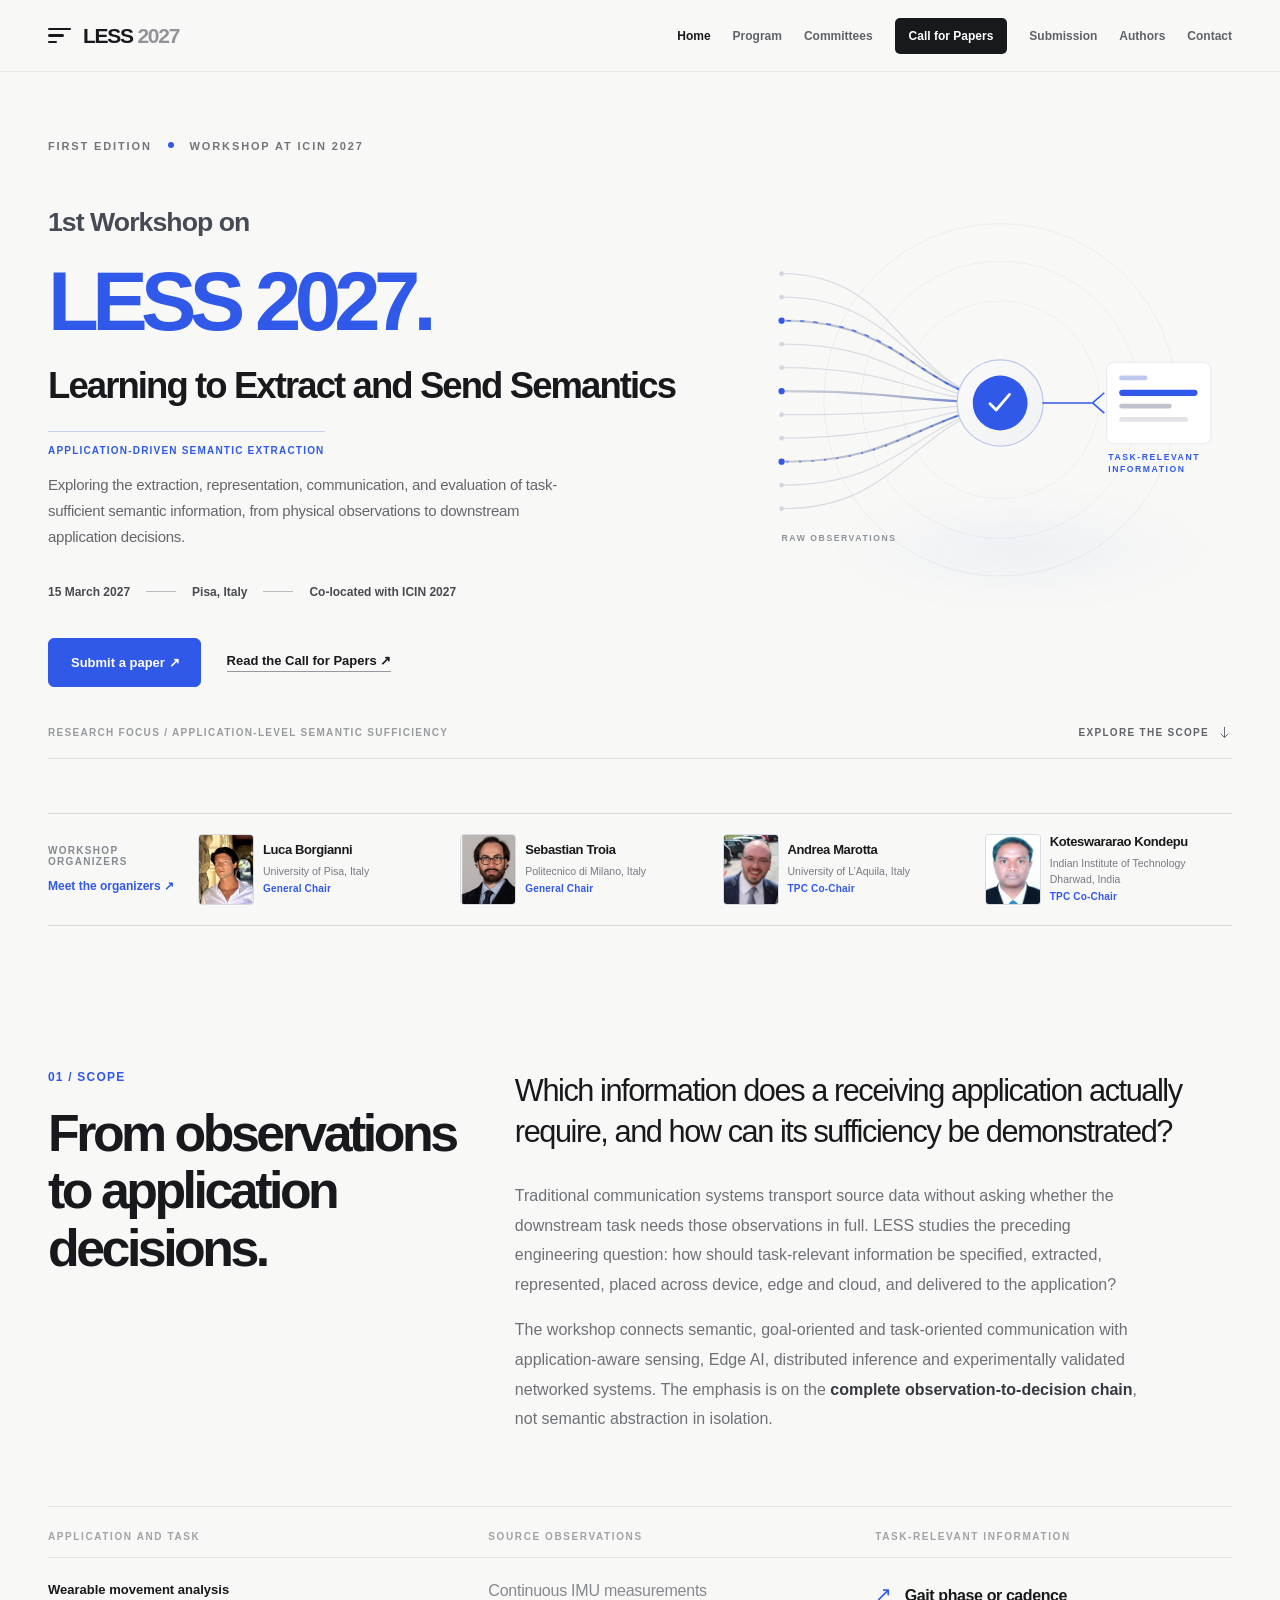
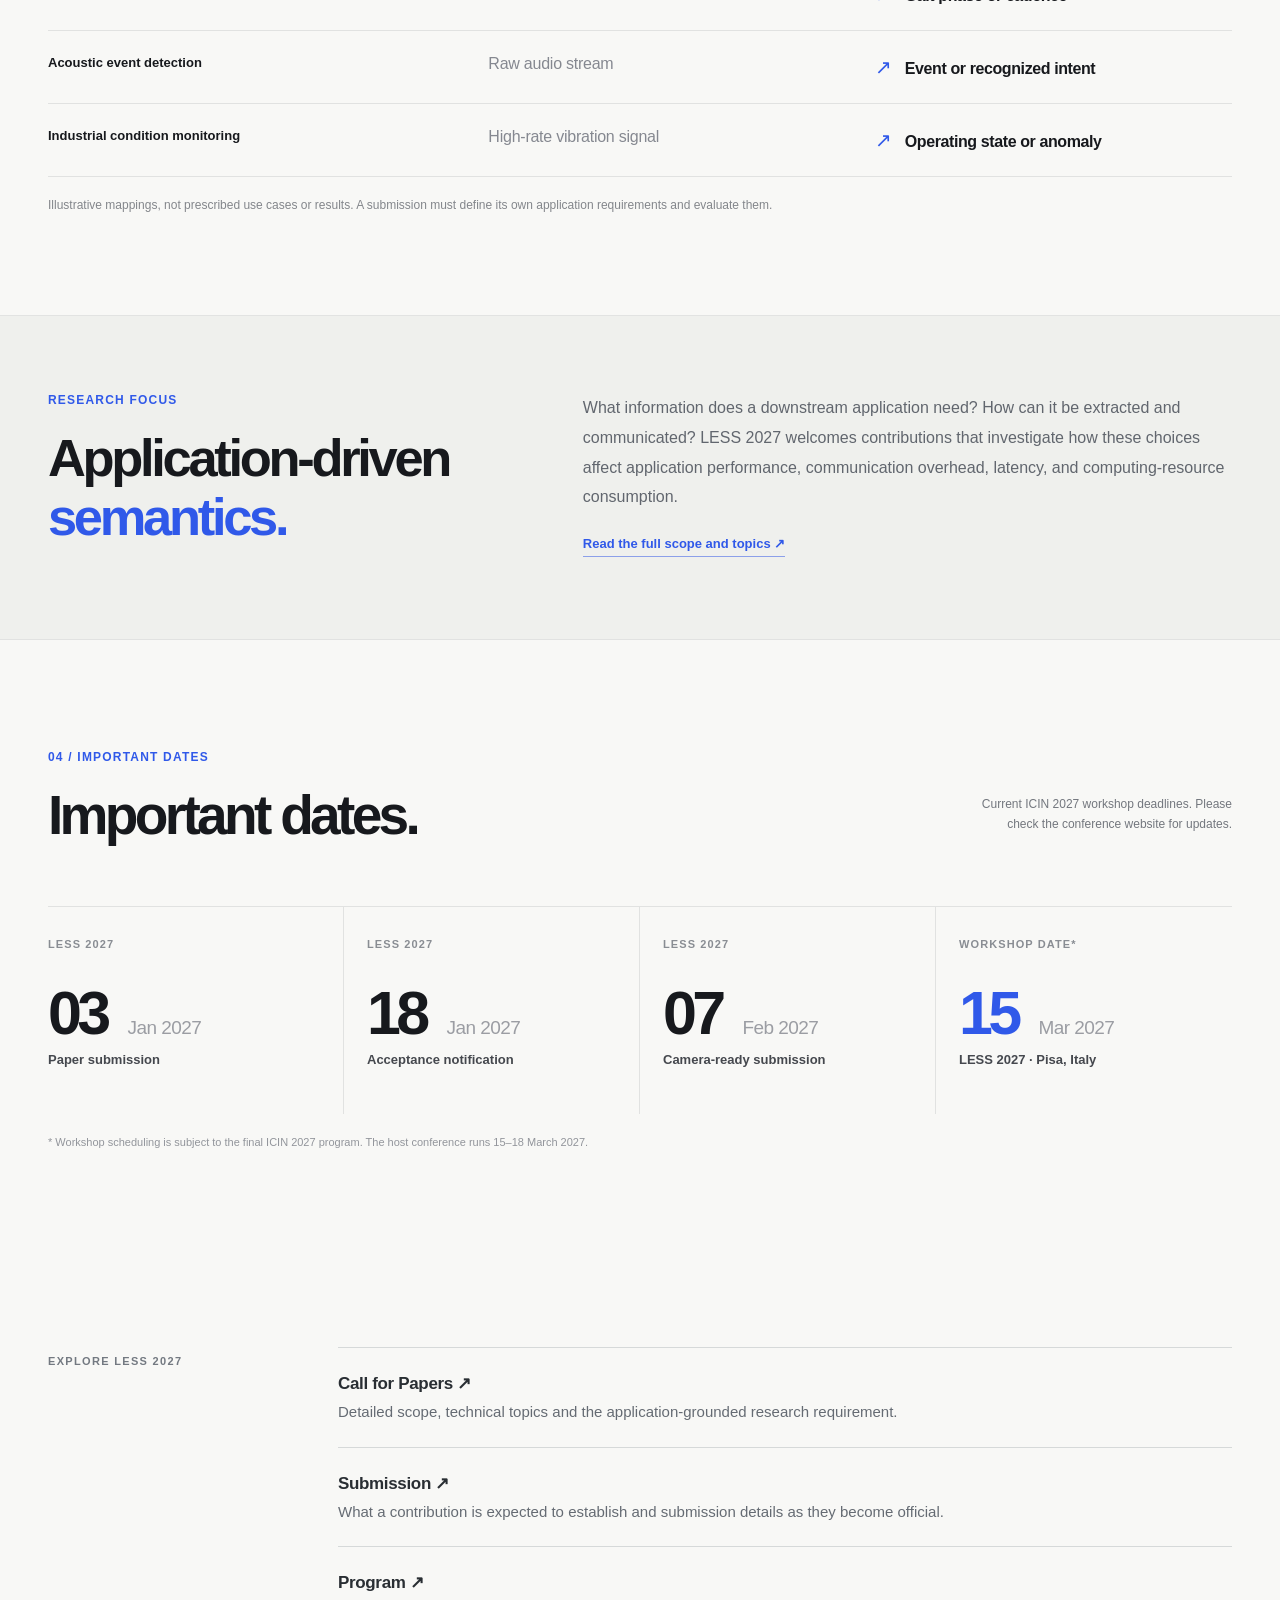
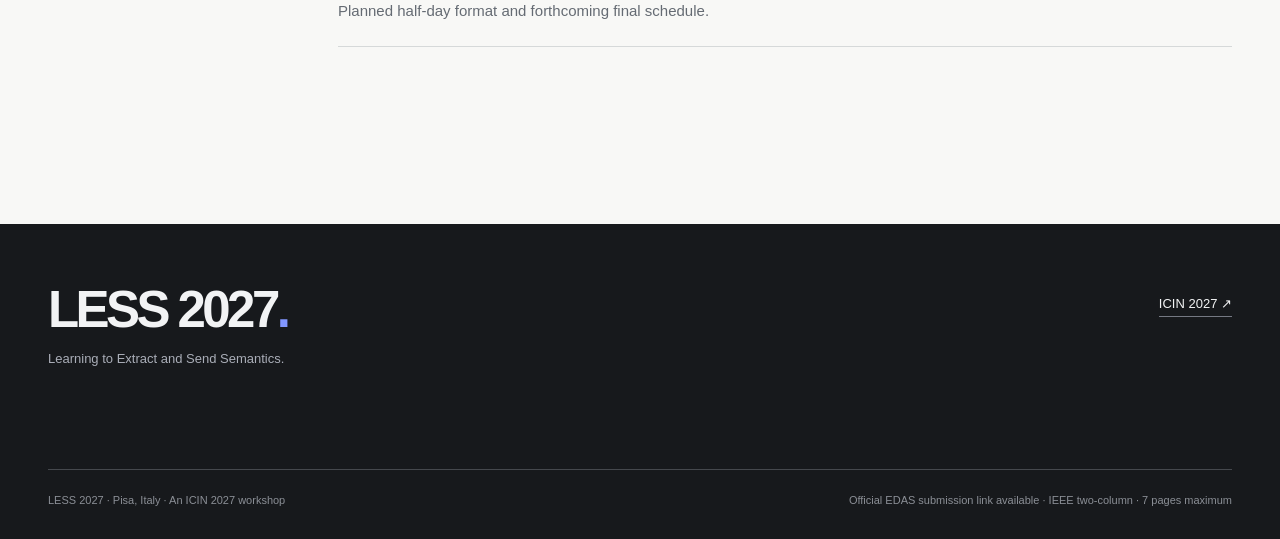
<file: index.html>
<!doctype html><html lang="en"><head><meta charset="utf-8"><meta name="viewport" content="width=device-width,initial-scale=1"><meta name="theme-color" content="#f8f8f6"><meta name="description" content="1st Workshop on LESS 2027 — Learning to Extract and Send Semantics. An application-grounded scientific workshop co-located with ICIN 2027 in Pisa."><meta property="og:title" content="LESS 2027 — Learning to Extract and Send Semantics"><meta property="og:description" content="LESS 2027: Learning to Extract and Send Semantics, an ICIN 2027 workshop in Pisa focused on concrete application-grounded research."><meta property="og:type" content="website"><link rel="icon" href="data:image/svg+xml,%3Csvg xmlns='http://www.w3.org/2000/svg' viewBox='0 0 64 64'%3E%3Crect width='64' height='64' rx='15' fill='%23161619'/%3E%3Cpath d='M16 21h31M16 32h22M16 43h13' stroke='%23fff' stroke-width='5' stroke-linecap='round'/%3E%3C/svg%3E"><link rel="stylesheet" href="styles.css"><title>LESS 2027 | 1st Workshop on Learning to Extract and Send Semantics</title></head><body><header class="topbar"><div class="container"><a class="brand" href="index.html" aria-label="LESS 2027 home"><span class="mark" aria-hidden="true"><i></i><i></i><i></i></span><span>LESS <span class="brand-year">2027</span></span></a><nav class="desktop-nav" aria-label="Primary navigation"><a href="index.html" aria-current="page" >Home</a><a href="program.html"  >Program</a><a href="committees.html"  >Committees</a><a href="call-for-papers.html"  class="nav-action">Call for Papers</a><a href="submission.html"  >Submission</a><a href="authors.html"  >Authors</a><a href="contact.html"  >Contact</a></nav><details class="mobile-menu"><summary aria-label="Open menu">☰ &nbsp; Menu</summary><nav aria-label="Mobile navigation"><a href="index.html" aria-current="page" >Home</a><a href="program.html"  >Program</a><a href="committees.html"  >Committees</a><a href="call-for-papers.html"  class="nav-action">Call for Papers</a><a href="submission.html"  >Submission</a><a href="authors.html"  >Authors</a><a href="contact.html"  >Contact</a></nav></details></div></header><main><section class="hero home-hero" aria-labelledby="hero-heading">
      <div class="container">
        <div class="hero-layout">
          <div class="hero-copy">
            <div class="eyebrow">FIRST EDITION <span class="dot"></span> Workshop at ICIN 2027</div>
            <h1 id="hero-heading"><span class="hero-title-intro">1st Workshop on</span><br><span>LESS 2027.</span></h1>
            <p class="hero-subtitle">Learning to Extract and Send Semantics</p>
            <p class="hero-focus">Application-driven semantic extraction</p>
            <p class="hero-desc">Exploring the extraction, representation, communication, and evaluation of task-sufficient semantic information, from physical observations to downstream application decisions.</p>
            <div class="hero-info"><span>15 March 2027</span><span class="line" aria-hidden="true"></span><span>Pisa, Italy</span><span class="line" aria-hidden="true"></span><span>Co-located with ICIN 2027</span></div>
            <div class="hero-actions"><a class="primary-btn" href="https://edas.info/newPaper.php?c=35870&amp;track=140815" target="_blank" rel="noopener noreferrer">Submit a paper ↗</a><a class="text-link" href="call-for-papers.html">Read the Call for Papers <span aria-hidden="true">↗</span></a></div>
          </div>
          <div class="hero-art" aria-hidden="true">
            <svg viewBox="0 0 600 530" role="img" focusable="false">
              <defs>
                <linearGradient id="wave" x1="0" y1="0" x2="1" y2="0"><stop offset="0" stop-color="#cbd0d8"/><stop offset=".62" stop-color="#a4afc9"/><stop offset="1" stop-color="#3059e9"/></linearGradient>
                <linearGradient id="soft" x1="0" y1="0" x2="1" y2="1"><stop offset="0" stop-color="#fafaf9"/><stop offset="1" stop-color="#f0f1f3"/></linearGradient>
              </defs>
              <circle cx="304" cy="250" r="225" fill="none" stroke="#e8e9e9" stroke-width="1"/>
              <circle cx="304" cy="250" r="177" fill="none" stroke="#ebeced" stroke-width="1"/>
              <circle cx="304" cy="250" r="126" fill="none" stroke="#edeeee" stroke-width="1"/>
              <g fill="none" stroke="#d9dde3" stroke-width="1.6">
                <path d="M25 89 C173 89 178 228 304 254"/><path d="M25 119 C171 119 182 225 304 254"/><path d="M25 149 C175 149 190 230 304 254"/><path d="M25 179 C172 179 183 237 304 254"/><path d="M25 209 C172 209 185 244 304 254"/><path d="M25 239 C169 239 187 252 304 254"/><path d="M25 269 C169 269 191 262 304 254"/><path d="M25 299 C167 299 188 273 304 254"/><path d="M25 329 C166 329 185 283 304 254"/><path d="M25 359 C170 359 190 286 304 254"/><path d="M25 389 C170 389 184 291 304 254"/>
              </g>
              <g fill="none" stroke="url(#wave)" stroke-width="2.8" stroke-linecap="round">
                <path d="M25 149 C175 149 190 230 304 254"/><path d="M25 239 C169 239 187 252 304 254"/><path d="M25 329 C166 329 185 283 304 254"/>
              </g>
              <path class="path-a" d="M31 149 C175 149 190 230 304 254" stroke="#3059e9" stroke-width="2.1" fill="none" opacity=".75"/>
              <path class="path-b" d="M31 329 C166 329 185 283 304 254" stroke="#3059e9" stroke-width="2.1" fill="none" opacity=".65"/>
              <circle cx="304" cy="254" r="55" fill="url(#soft)" stroke="#bcc7ee" stroke-width="1.5"/>
              <circle cx="304" cy="254" r="35" fill="#3059e9"/><path d="M291 255l8 8 17-20" fill="none" stroke="white" stroke-width="3.5" stroke-linecap="round" stroke-linejoin="round"/>
              <g fill="none" stroke="#3059e9" stroke-width="2"><path d="M358 254h64"/><path d="M422 254l15-13"/><path d="M422 254l15 13"/></g>
              <g><rect x="440" y="202" width="133" height="104" rx="9" fill="#fff" stroke="#dfe2ec"/><rect x="456" y="219" width="36" height="6" rx="3" fill="#bdc8ec"/><rect x="456" y="237" width="100" height="8" rx="4" fill="#3059e9"/><rect x="456" y="255" width="67" height="6" rx="3" fill="#bec2cb"/><rect x="456" y="272" width="88" height="6" rx="3" fill="#e1e3e8"/></g>
              <g font-family="Arial,sans-serif" font-size="11" font-weight="600" letter-spacing="2" fill="#8d929d"><text x="25" y="430">RAW OBSERVATIONS</text><text x="442" y="327" fill="#3059e9">TASK-RELEVANT</text><text x="442" y="342" fill="#3059e9">INFORMATION</text></g>
              <g fill="#d2d7df"><circle cx="25" cy="89" r="3"/><circle cx="25" cy="119" r="3"/><circle cx="25" cy="179" r="3"/><circle cx="25" cy="209" r="3"/><circle cx="25" cy="269" r="3"/><circle cx="25" cy="299" r="3"/><circle cx="25" cy="359" r="3"/><circle cx="25" cy="389" r="3"/></g><g fill="#3059e9"><circle cx="25" cy="149" r="4"/><circle cx="25" cy="239" r="4"/><circle cx="25" cy="329" r="4"/></g>
            </svg>
          </div>
        </div>
        <div class="hero-bottom"><span>RESEARCH FOCUS / APPLICATION-LEVEL SEMANTIC SUFFICIENCY</span><a href="#about">EXPLORE THE SCOPE <svg viewBox="0 0 24 24" fill="none" stroke="currentColor" stroke-width="1.5" aria-hidden="true"><path d="M12 3v17m-6-6 6 6 6-6"/></svg></a></div>
      </div>
    </section><section class="home-organizers"><div class="container"><div class="organizer-band"><div class="organizer-label"><span>Workshop organizers</span><a href="committees.html">Meet the organizers ↗</a></div><article class="organizer-mini"><div class="portrait"><span aria-hidden="true">LB</span><img src="assets/luca-borgianni.jpg" alt="Portrait of Luca Borgianni" loading="lazy"></div><div><h3>Luca Borgianni</h3><p>University of Pisa, Italy<br><span class="organizer-role">General Chair</span></p></div></article><article class="organizer-mini"><div class="portrait"><span aria-hidden="true">ST</span><img src="assets/sebastian-troia.jpg" alt="Portrait of Sebastian Troia" loading="lazy"></div><div><h3>Sebastian Troia</h3><p>Politecnico di Milano, Italy<br><span class="organizer-role">General Chair</span></p></div></article><article class="organizer-mini"><div class="portrait"><span aria-hidden="true">AM</span><img src="assets/andrea-marotta.jpg" alt="Portrait of Andrea Marotta" loading="lazy"></div><div><h3>Andrea Marotta</h3><p>University of L’Aquila, Italy<br><span class="organizer-role">TPC Co-Chair</span></p></div></article><article class="organizer-mini"><div class="portrait"><span aria-hidden="true">KK</span><img src="assets/koteswararao-kondepu.jpg" alt="Portrait of Koteswararao Kondepu" loading="lazy"></div><div><h3>Koteswararao Kondepu</h3><p>Indian Institute of Technology Dharwad, India<br><span class="organizer-role">TPC Co-Chair</span></p></div></article></div></div></section><section class="section-pad scope-section home-scope" id="about" aria-labelledby="scope-title">
      <div class="container">
        <div class="section-head">
          <div><div class="section-num">01 / SCOPE</div><h2 class="section-title" id="scope-title">From observations<br>to application decisions.</h2></div>
          <div>
            <p class="section-lead">Which information does a receiving application actually require, and how can its sufficiency be demonstrated?</p>
            <p class="section-copy">Traditional communication systems transport source data without asking whether the downstream task needs those observations in full. LESS studies the preceding engineering question: how should task-relevant information be specified, extracted, represented, placed across device, edge and cloud, and delivered to the application?</p>
            <p class="section-copy scope-follow">The workshop connects semantic, goal-oriented and task-oriented communication with application-aware sensing, Edge AI, distributed inference and experimentally validated networked systems. The emphasis is on the <strong>complete observation-to-decision chain</strong>, not semantic abstraction in isolation.</p>
          </div>
        </div>
        <div class="examples" aria-label="Illustrative application-to-information mappings">
          <div class="example example-header"><div>APPLICATION AND TASK</div><div>SOURCE OBSERVATIONS</div><div>TASK-RELEVANT INFORMATION</div></div>
          <div class="example"><div class="ex-label">Wearable movement analysis</div><div class="ex-before">Continuous IMU measurements</div><div class="ex-after">Gait phase or cadence</div></div>
          <div class="example"><div class="ex-label">Acoustic event detection</div><div class="ex-before">Raw audio stream</div><div class="ex-after">Event or recognized intent</div></div>
          <div class="example"><div class="ex-label">Industrial condition monitoring</div><div class="ex-before">High-rate vibration signal</div><div class="ex-after">Operating state or anomaly</div></div>
        </div>
        <p class="example-footnote">Illustrative mappings, not prescribed use cases or results. A submission must define its own application requirements and evaluate them.</p>
      </div>
    </section><section class="home-critical"><div class="container home-critical-grid"><div><div class="section-num">RESEARCH FOCUS</div><h2>Application-driven <em>semantics.</em></h2></div><div><p>What information does a downstream application need? How can it be extracted and communicated? LESS 2027 welcomes contributions that investigate how these choices affect application performance, communication overhead, latency, and computing-resource consumption.</p><a href="call-for-papers.html">Read the full scope and topics ↗</a></div></div></section><section class="dates-section" id="dates">
      <div class="container"><div class="dates-title"><div><div class="section-num">04 / IMPORTANT DATES</div><h2 class="section-title">Important dates.</h2></div><p class="dates-note">Current ICIN 2027 workshop deadlines. Please check the conference website for updates.</p></div>
        <div class="date-grid"><div class="date"><div class="date-type">LESS 2027</div><div class="date-num">03 <span>Jan 2027</span></div><div class="date-name">Paper submission</div></div><div class="date"><div class="date-type">LESS 2027</div><div class="date-num">18 <span>Jan 2027</span></div><div class="date-name">Acceptance notification</div></div><div class="date"><div class="date-type">LESS 2027</div><div class="date-num">07 <span>Feb 2027</span></div><div class="date-name">Camera-ready submission</div></div><div class="date"><div class="date-type">Workshop date*</div><div class="date-num">15 <span>Mar 2027</span></div><div class="date-name">LESS 2027 · Pisa, Italy</div></div></div>
        <p style="color:#92959b;font-size:11px;line-height:1.6;margin-top:20px">* Workshop scheduling is subject to the final ICIN 2027 program. The host conference runs 15–18 March 2027.</p>
      </div>
    </section><section class="content-section"><div class="container content-grid"><div class="content-label">Explore LESS 2027</div><ul class="academic-list"><li><strong><a href="call-for-papers.html">Call for Papers ↗</a></strong>Detailed scope, technical topics and the application-grounded research requirement.</li><li><strong><a href="submission.html">Submission ↗</a></strong>What a contribution is expected to establish and submission details as they become official.</li><li><strong><a href="program.html">Program ↗</a></strong>Planned half-day format and forthcoming final schedule.</li></ul></div></section></main><footer><div class="container"><div class="footer-main"><div><p class="footer-head">LESS 2027<span style="color:#8297ff">.</span></p><p class="footer-sub">Learning to Extract and Send Semantics.</p></div><a class="footer-link" href="https://www.icin-conference.org/" target="_blank" rel="noopener noreferrer">ICIN 2027 ↗</a></div><div class="footer-bottom"><span>LESS 2027 · Pisa, Italy · An ICIN 2027 workshop</span><span>Official EDAS submission link available · IEEE two-column · 7 pages maximum</span></div></div></footer><script>document.querySelectorAll('.portrait img').forEach(img=>{const show=()=>img.parentElement.classList.add('loaded');img.addEventListener('load',show);if(img.complete&&img.naturalWidth)show()})</script></body></html>
</file>
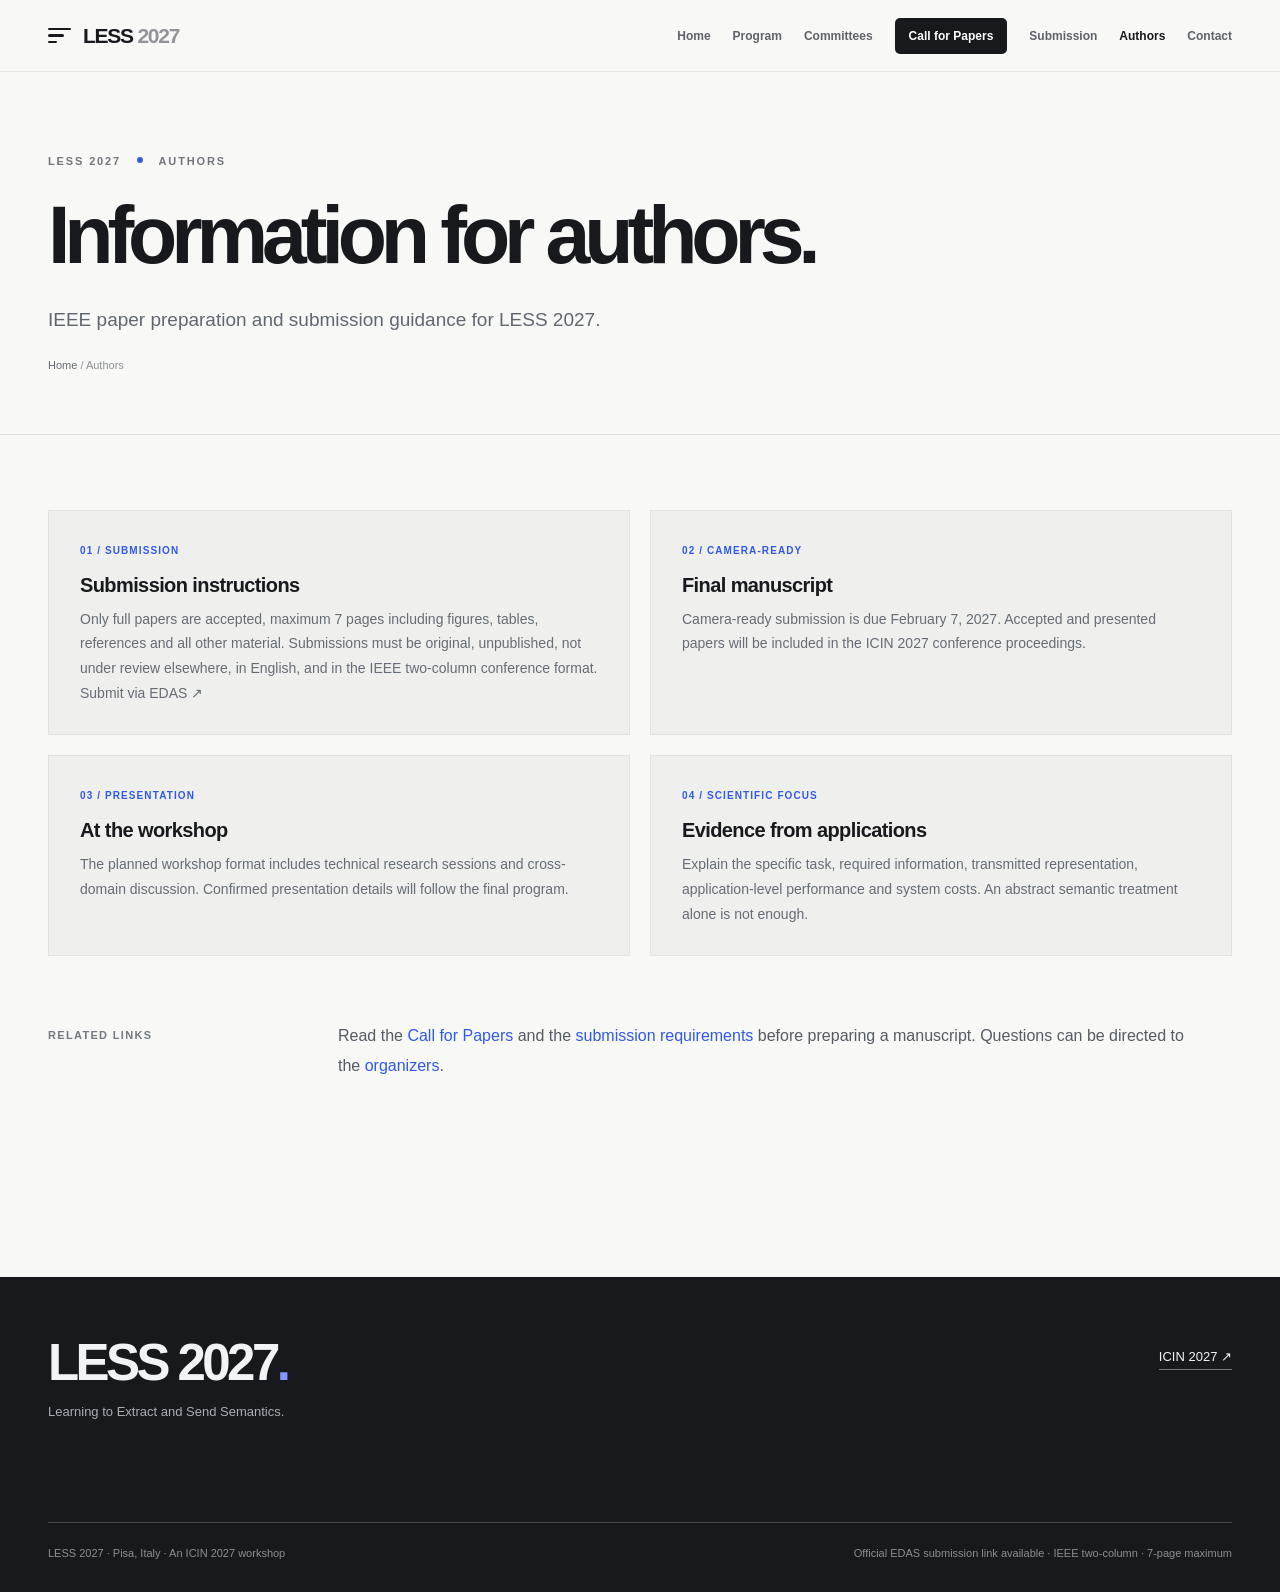
<file: authors.html>
<!doctype html><html lang="en"><head><meta charset="utf-8"><meta name="viewport" content="width=device-width,initial-scale=1"><meta name="theme-color" content="#f8f8f6"><meta name="description" content="LESS 2027 author instructions: original papers in English, IEEE two-column template, maximum 7 pages; submission via EDAS."><meta property="og:title" content="Authors | LESS 2027"><meta property="og:description" content="LESS 2027 author instructions: original papers in English, IEEE two-column template, maximum 7 pages; submission via EDAS."><meta property="og:type" content="website"><link rel="icon" href="data:image/svg+xml,%3Csvg xmlns='http://www.w3.org/2000/svg' viewBox='0 0 64 64'%3E%3Crect width='64' height='64' rx='15' fill='%23161619'/%3E%3Cpath d='M16 21h31M16 32h22M16 43h13' stroke='%23fff' stroke-width='5' stroke-linecap='round'/%3E%3C/svg%3E"><link rel="stylesheet" href="styles.css"><title>Authors | LESS 2027</title></head><body><header class="topbar"><div class="container"><a class="brand" href="index.html" aria-label="LESS 2027 home"><span class="mark" aria-hidden="true"><i></i><i></i><i></i></span><span>LESS <span class="brand-year">2027</span></span></a><nav class="desktop-nav" aria-label="Primary navigation"><a href="index.html"  >Home</a><a href="program.html"  >Program</a><a href="committees.html"  >Committees</a><a href="call-for-papers.html"  class="nav-action">Call for Papers</a><a href="submission.html"  >Submission</a><a href="authors.html" aria-current="page" >Authors</a><a href="contact.html"  >Contact</a></nav><details class="mobile-menu"><summary aria-label="Open menu">☰ &nbsp; Menu</summary><nav aria-label="Mobile navigation"><a href="index.html"  >Home</a><a href="program.html"  >Program</a><a href="committees.html"  >Committees</a><a href="call-for-papers.html"  class="nav-action">Call for Papers</a><a href="submission.html"  >Submission</a><a href="authors.html" aria-current="page" >Authors</a><a href="contact.html"  >Contact</a></nav></details></div></header><main><section class="page-hero"><div class="container"><div class="eyebrow">LESS 2027 <span class="dot"></span> Authors</div><h1>Information for authors.</h1><p>IEEE paper preparation and submission guidance for LESS 2027.</p><div class="crumb"><a href="index.html">Home</a> / Authors</div></div></section><section class="content-section"><div class="container"><div class="note-grid"><article class="note-tile"><small>01 / SUBMISSION</small><h3>Submission instructions</h3><p>Only full papers are accepted, maximum 7 pages including figures, tables, references and all other material. Submissions must be original, unpublished, not under review elsewhere, in English, and in the IEEE two-column conference format. <a href="https://edas.info/newPaper.php?c=35870&amp;track=140815" target="_blank" rel="noopener noreferrer">Submit via EDAS ↗</a></p></article><article class="note-tile"><small>02 / CAMERA-READY</small><h3>Final manuscript</h3><p>Camera-ready submission is due February 7, 2027. Accepted and presented papers will be included in the ICIN 2027 conference proceedings.</p></article><article class="note-tile"><small>03 / PRESENTATION</small><h3>At the workshop</h3><p>The planned workshop format includes technical research sessions and cross-domain discussion. Confirmed presentation details will follow the final program.</p></article><article class="note-tile"><small>04 / SCIENTIFIC FOCUS</small><h3>Evidence from applications</h3><p>Explain the specific task, required information, transmitted representation, application-level performance and system costs. An abstract semantic treatment alone is not enough.</p></article></div><div class="content-grid" style="margin-top:65px"><div class="content-label">Related links</div><div class="prose"><p>Read the <a href="call-for-papers.html">Call for Papers</a> and the <a href="submission.html">submission requirements</a> before preparing a manuscript. Questions can be directed to the <a href="contact.html">organizers</a>.</p></div></div></div></section></main><footer><div class="container"><div class="footer-main"><div><p class="footer-head">LESS 2027<span style="color:#8297ff">.</span></p><p class="footer-sub">Learning to Extract and Send Semantics.</p></div><a class="footer-link" href="https://www.icin-conference.org/" target="_blank" rel="noopener noreferrer">ICIN 2027 ↗</a></div><div class="footer-bottom"><span>LESS 2027 · Pisa, Italy · An ICIN 2027 workshop</span><span>Official EDAS submission link available · IEEE two-column · 7-page maximum</span></div></div></footer><script>document.querySelectorAll('.portrait img').forEach(img=>{const show=()=>img.parentElement.classList.add('loaded');img.addEventListener('load',show);if(img.complete&&img.naturalWidth)show()})</script></body></html>
</file>
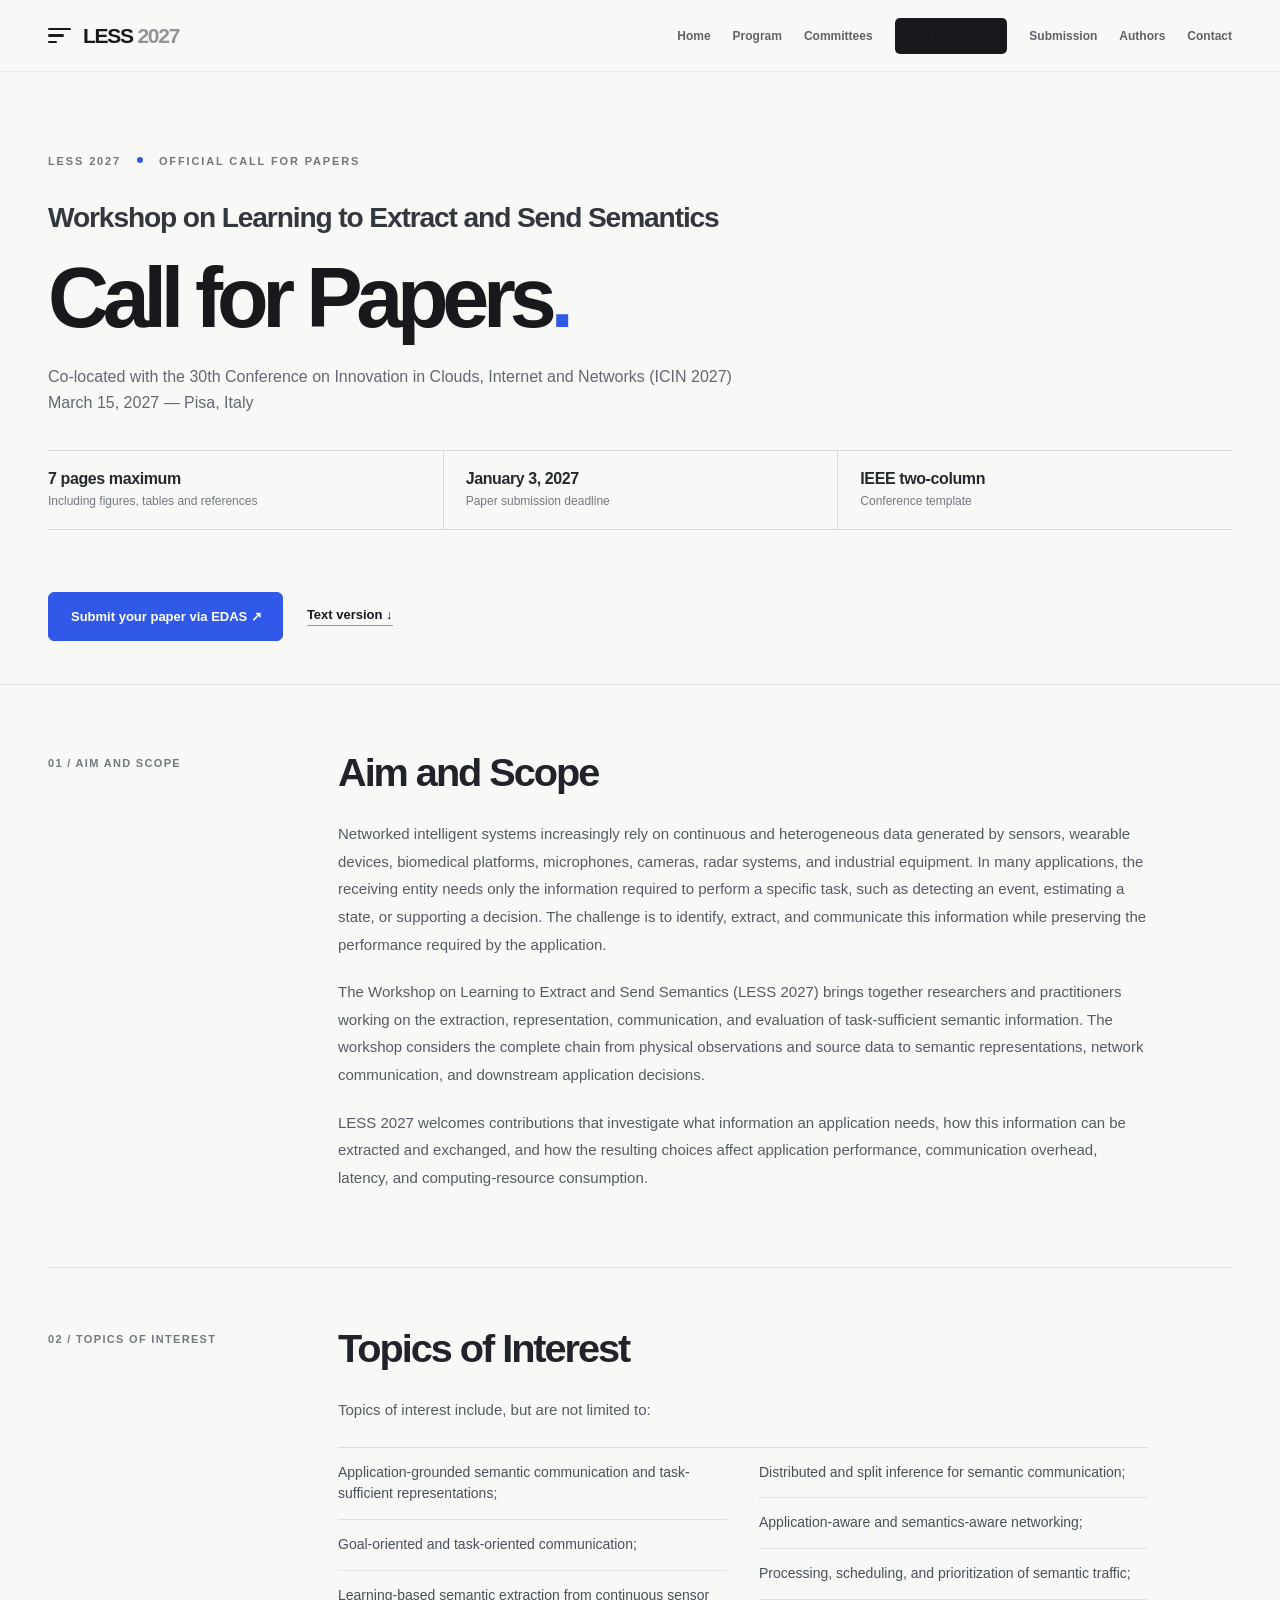
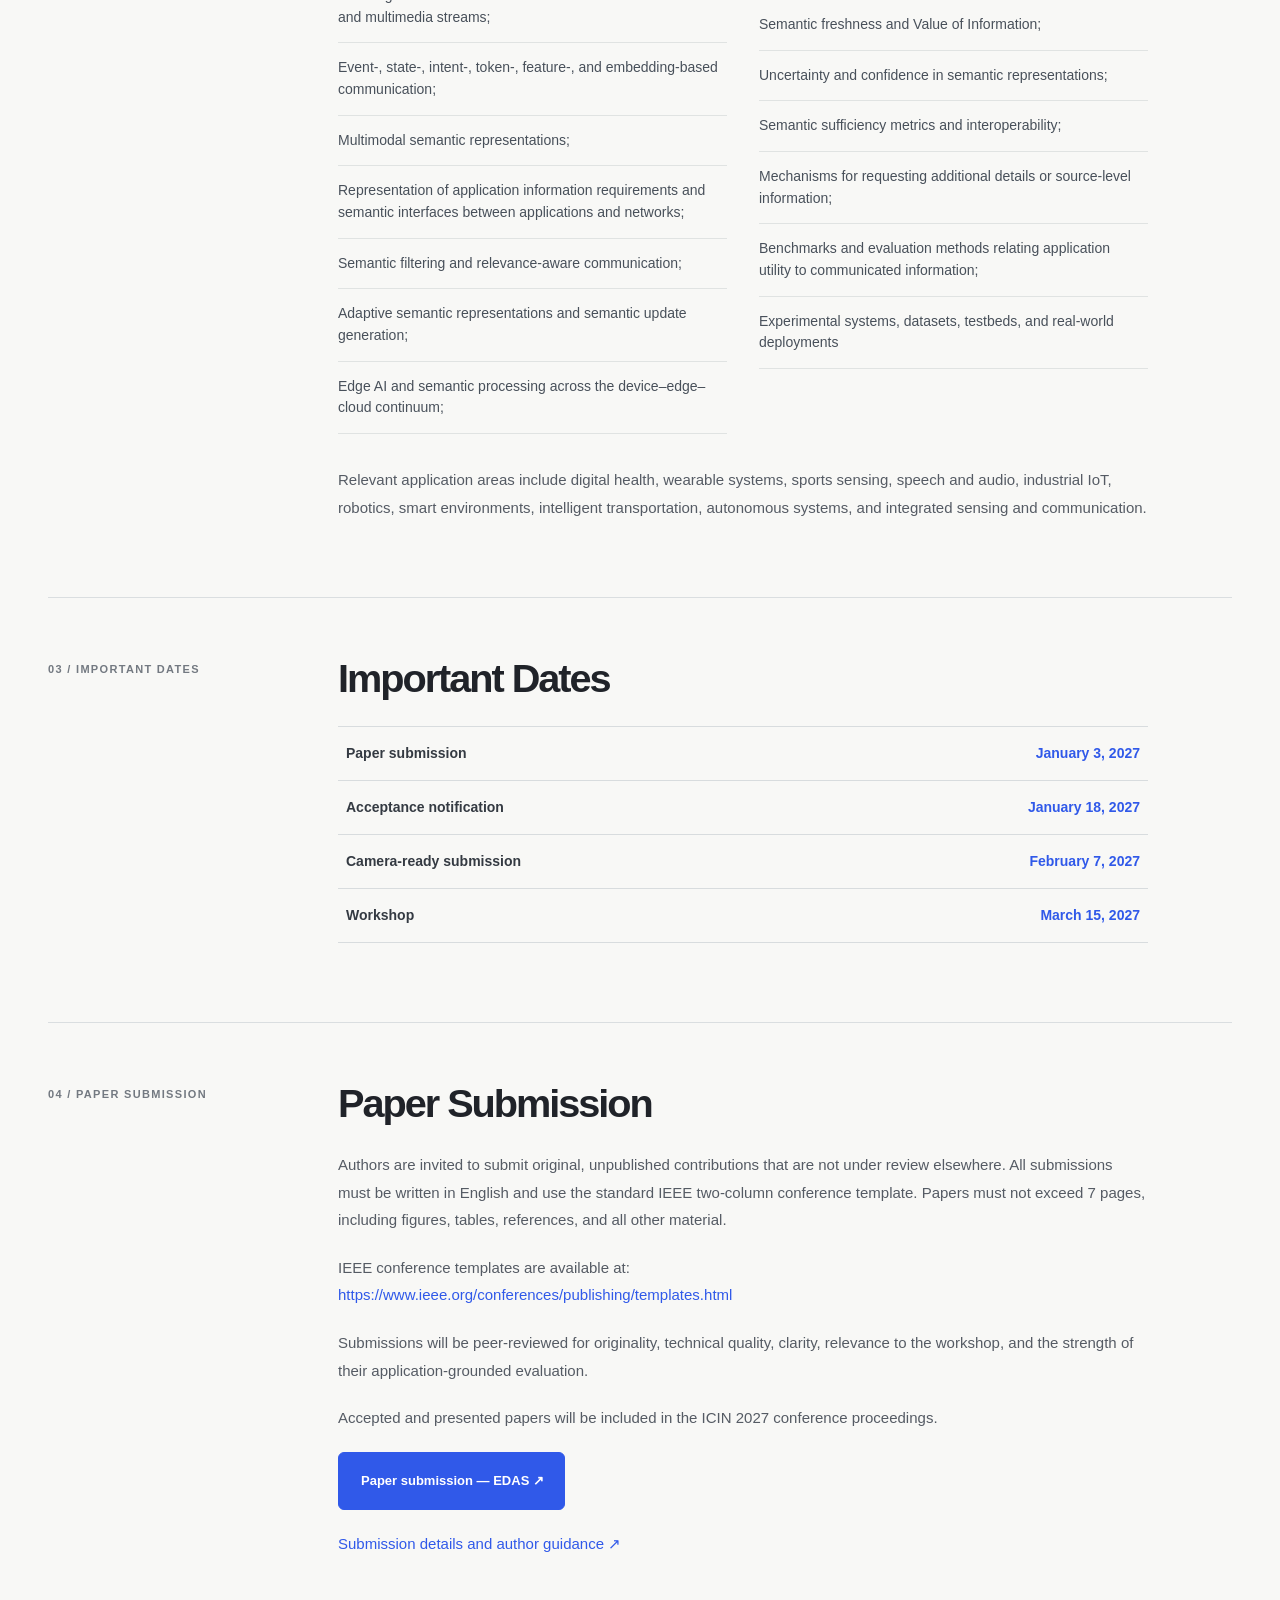
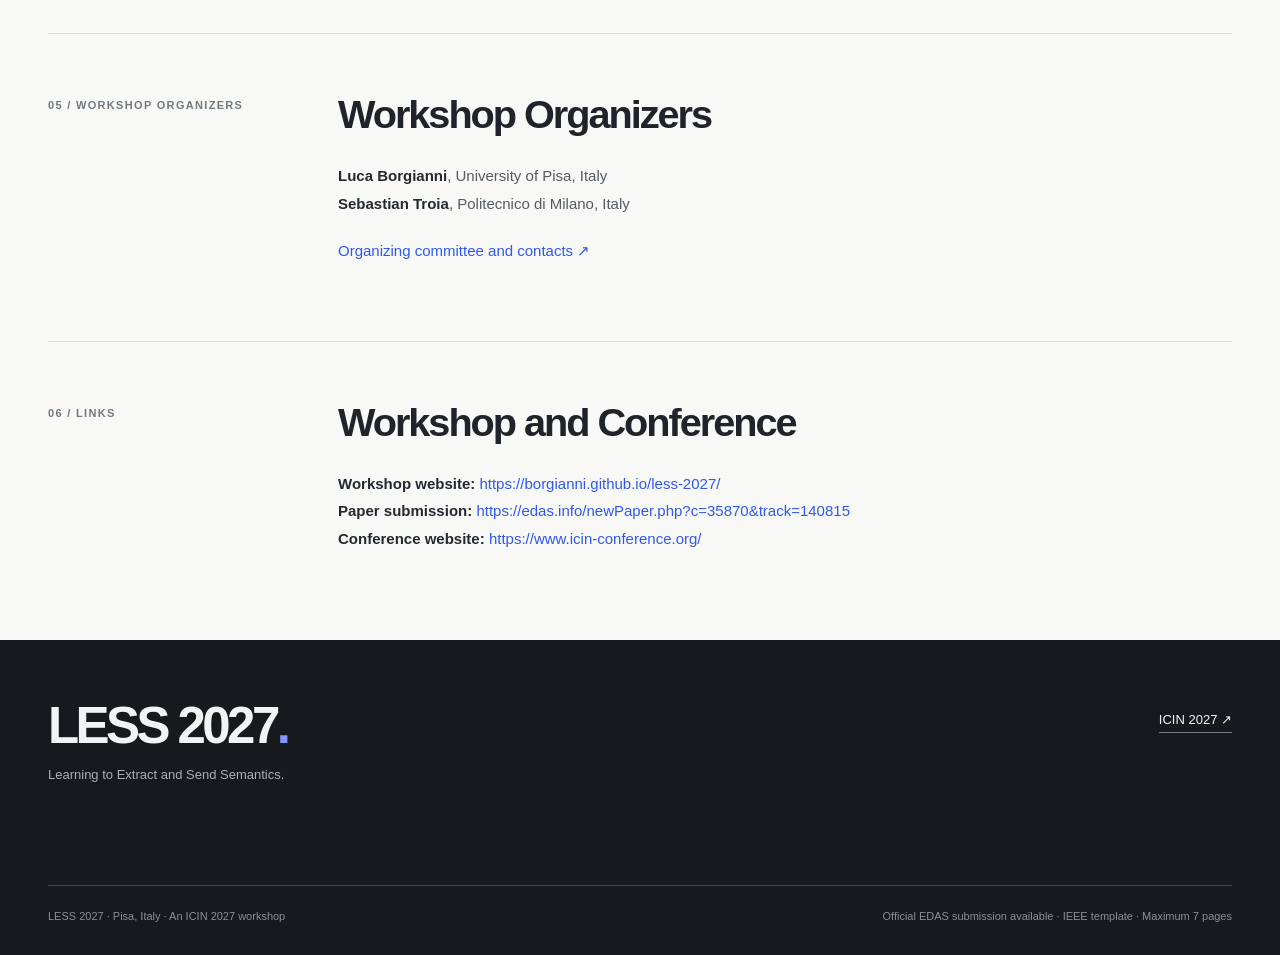
<file: call-for-papers.html>
<!doctype html><html lang="en"><head><meta charset="utf-8"><meta name="viewport" content="width=device-width,initial-scale=1"><meta name="theme-color" content="#f8f8f6"><meta name="description" content="Final Call for Papers for LESS 2027, Pisa, March 15 2027. IEEE full papers, max 7 pages; submit via EDAS."><meta property="og:title" content="Call for Papers | LESS 2027"><meta property="og:description" content="Final Call for Papers for LESS 2027, Pisa, March 15 2027. IEEE full papers, max 7 pages; submit via EDAS."><meta property="og:type" content="website"><link rel="icon" href="data:image/svg+xml,%3Csvg xmlns='http://www.w3.org/2000/svg' viewBox='0 0 64 64'%3E%3Crect width='64' height='64' rx='15' fill='%23161619'/%3E%3Cpath d='M16 21h31M16 32h22M16 43h13' stroke='%23fff' stroke-width='5' stroke-linecap='round'/%3E%3C/svg%3E"><link rel="stylesheet" href="styles.css"><title>Call for Papers | Workshop on Learning to Extract and Send Semantics — LESS 2027</title></head><body><header class="topbar"><div class="container"><a class="brand" href="index.html" aria-label="LESS 2027 home"><span class="mark" aria-hidden="true"><i></i><i></i><i></i></span><span>LESS <span class="brand-year">2027</span></span></a><nav class="desktop-nav" aria-label="Primary navigation"><a href="index.html"  >Home</a><a href="program.html"  >Program</a><a href="committees.html"  >Committees</a><a href="call-for-papers.html" aria-current="page" class="nav-action">Call for Papers</a><a href="submission.html"  >Submission</a><a href="authors.html"  >Authors</a><a href="contact.html"  >Contact</a></nav><details class="mobile-menu"><summary aria-label="Open menu">☰ &nbsp; Menu</summary><nav aria-label="Mobile navigation"><a href="index.html"  >Home</a><a href="program.html"  >Program</a><a href="committees.html"  >Committees</a><a href="call-for-papers.html" aria-current="page" class="nav-action">Call for Papers</a><a href="submission.html"  >Submission</a><a href="authors.html"  >Authors</a><a href="contact.html"  >Contact</a></nav></details></div></header><main><section class="page-hero official-cfp-heading"><div class="container"><div class="eyebrow">LESS 2027 <span class="dot"></span> OFFICIAL CALL FOR PAPERS</div><div class="official-cfp-sup">Workshop on Learning to Extract and Send Semantics</div><h1>Call for Papers<span class="cfp-period">.</span></h1><p>Co-located with the 30th Conference on Innovation in Clouds, Internet and Networks (ICIN 2027)<br>March 15, 2027 — Pisa, Italy</p><div class="official-cfp-highlights"><span><strong>7 pages maximum</strong> Including figures, tables and references</span><span><strong>January 3, 2027</strong> Paper submission deadline</span><span><strong>IEEE two-column</strong> Conference template</span></div><div class="hero-actions" style="padding-top:23px"><a class="primary-btn" href="https://edas.info/newPaper.php?c=35870&amp;track=140815" target="_blank" rel="noopener noreferrer">Submit your paper via EDAS ↗</a><a class="text-link" href="LESS-2027-Call-for-Papers.txt">Text version ↓</a></div></div></section><section class="content-section formal-cfp-content final-cfp"><div class="container"><section class="content-grid formal-section" id="scope"><div class="content-label">01 / AIM AND SCOPE</div><div class="prose"><h2>Aim and Scope</h2><p>Networked intelligent systems increasingly rely on continuous and heterogeneous data generated by sensors, wearable devices, biomedical platforms, microphones, cameras, radar systems, and industrial equipment. In many applications, the receiving entity needs only the information required to perform a specific task, such as detecting an event, estimating a state, or supporting a decision. The challenge is to identify, extract, and communicate this information while preserving the performance required by the application.</p><p>The Workshop on Learning to Extract and Send Semantics (LESS 2027) brings together researchers and practitioners working on the extraction, representation, communication, and evaluation of task-sufficient semantic information. The workshop considers the complete chain from physical observations and source data to semantic representations, network communication, and downstream application decisions.</p><p>LESS 2027 welcomes contributions that investigate what information an application needs, how this information can be extracted and exchanged, and how the resulting choices affect application performance, communication overhead, latency, and computing-resource consumption.</p></div></section><section class="content-grid formal-section" id="topics"><div class="content-label">02 / TOPICS OF INTEREST</div><div class="prose"><h2>Topics of Interest</h2><p>Topics of interest include, but are not limited to:</p><ul class="final-cfp-topics"><li>Application-grounded semantic communication and task-sufficient representations;</li><li>Goal-oriented and task-oriented communication;</li><li>Learning-based semantic extraction from continuous sensor and multimedia streams;</li><li>Event-, state-, intent-, token-, feature-, and embedding-based communication;</li><li>Multimodal semantic representations;</li><li>Representation of application information requirements and semantic interfaces between applications and networks;</li><li>Semantic filtering and relevance-aware communication;</li><li>Adaptive semantic representations and semantic update generation;</li><li>Edge AI and semantic processing across the device–edge–cloud continuum;</li><li>Distributed and split inference for semantic communication;</li><li>Application-aware and semantics-aware networking;</li><li>Processing, scheduling, and prioritization of semantic traffic;</li><li>Semantic freshness and Value of Information;</li><li>Uncertainty and confidence in semantic representations;</li><li>Semantic sufficiency metrics and interoperability;</li><li>Mechanisms for requesting additional details or source-level information;</li><li>Benchmarks and evaluation methods relating application utility to communicated information;</li><li>Experimental systems, datasets, testbeds, and real-world deployments</li></ul><p>Relevant application areas include digital health, wearable systems, sports sensing, speech and audio, industrial IoT, robotics, smart environments, intelligent transportation, autonomous systems, and integrated sensing and communication.</p></div></section><section class="content-grid formal-section" id="dates"><div class="content-label">03 / IMPORTANT DATES</div><div class="prose"><h2>Important Dates</h2><table class="formal-cfp-dates"><tbody><tr><th scope="row">Paper submission</th><td>January 3, 2027</td></tr><tr><th scope="row">Acceptance notification</th><td>January 18, 2027</td></tr><tr><th scope="row">Camera-ready submission</th><td>February 7, 2027</td></tr><tr><th scope="row">Workshop</th><td>March 15, 2027</td></tr></tbody></table></div></section><section class="content-grid formal-section" id="submission"><div class="content-label">04 / PAPER SUBMISSION</div><div class="prose"><h2>Paper Submission</h2><p>Authors are invited to submit original, unpublished contributions that are not under review elsewhere. All submissions must be written in English and use the standard IEEE two-column conference template. Papers must not exceed 7 pages, including figures, tables, references, and all other material.</p><p>IEEE conference templates are available at:<br><a href="https://www.ieee.org/conferences/publishing/templates.html" target="_blank" rel="noopener noreferrer">https://www.ieee.org/conferences/publishing/templates.html</a></p><p>Submissions will be peer-reviewed for originality, technical quality, clarity, relevance to the workshop, and the strength of their application-grounded evaluation.</p><p>Accepted and presented papers will be included in the ICIN 2027 conference proceedings.</p><p><a class="primary-btn" href="https://edas.info/newPaper.php?c=35870&amp;track=140815" target="_blank" rel="noopener noreferrer">Paper submission — EDAS ↗</a></p><p><a href="submission.html">Submission details and author guidance ↗</a></p></div></section><section class="content-grid formal-section" id="organizers"><div class="content-label">05 / WORKSHOP ORGANIZERS</div><div class="prose"><h2>Workshop Organizers</h2><p><strong>Luca Borgianni</strong>, University of Pisa, Italy<br><strong>Sebastian Troia</strong>, Politecnico di Milano, Italy</p><p><a href="committees.html">Organizing committee and contacts ↗</a></p></div></section><section class="content-grid formal-section"><div class="content-label">06 / LINKS</div><div class="prose"><h2>Workshop and Conference</h2><p><strong>Workshop website:</strong> <a href="https://borgianni.github.io/less-2027/">https://borgianni.github.io/less-2027/</a><br><strong>Paper submission:</strong> <a href="https://edas.info/newPaper.php?c=35870&amp;track=140815" target="_blank" rel="noopener noreferrer">https://edas.info/newPaper.php?c=35870&amp;track=140815</a><br><strong>Conference website:</strong> <a href="https://www.icin-conference.org/" target="_blank" rel="noopener noreferrer">https://www.icin-conference.org/</a></p></div></section></div></section></main><footer><div class="container"><div class="footer-main"><div><p class="footer-head">LESS 2027<span style="color:#8297ff">.</span></p><p class="footer-sub">Learning to Extract and Send Semantics.</p></div><a class="footer-link" href="https://www.icin-conference.org/" target="_blank" rel="noopener noreferrer">ICIN 2027 ↗</a></div><div class="footer-bottom"><span>LESS 2027 · Pisa, Italy · An ICIN 2027 workshop</span><span>Official EDAS submission available · IEEE template · Maximum 7 pages</span></div></div></footer><script>document.querySelectorAll('.portrait img').forEach(img=>{const show=()=>img.parentElement.classList.add('loaded');img.addEventListener('load',show);if(img.complete&&img.naturalWidth)show()})</script></body></html>
</file>
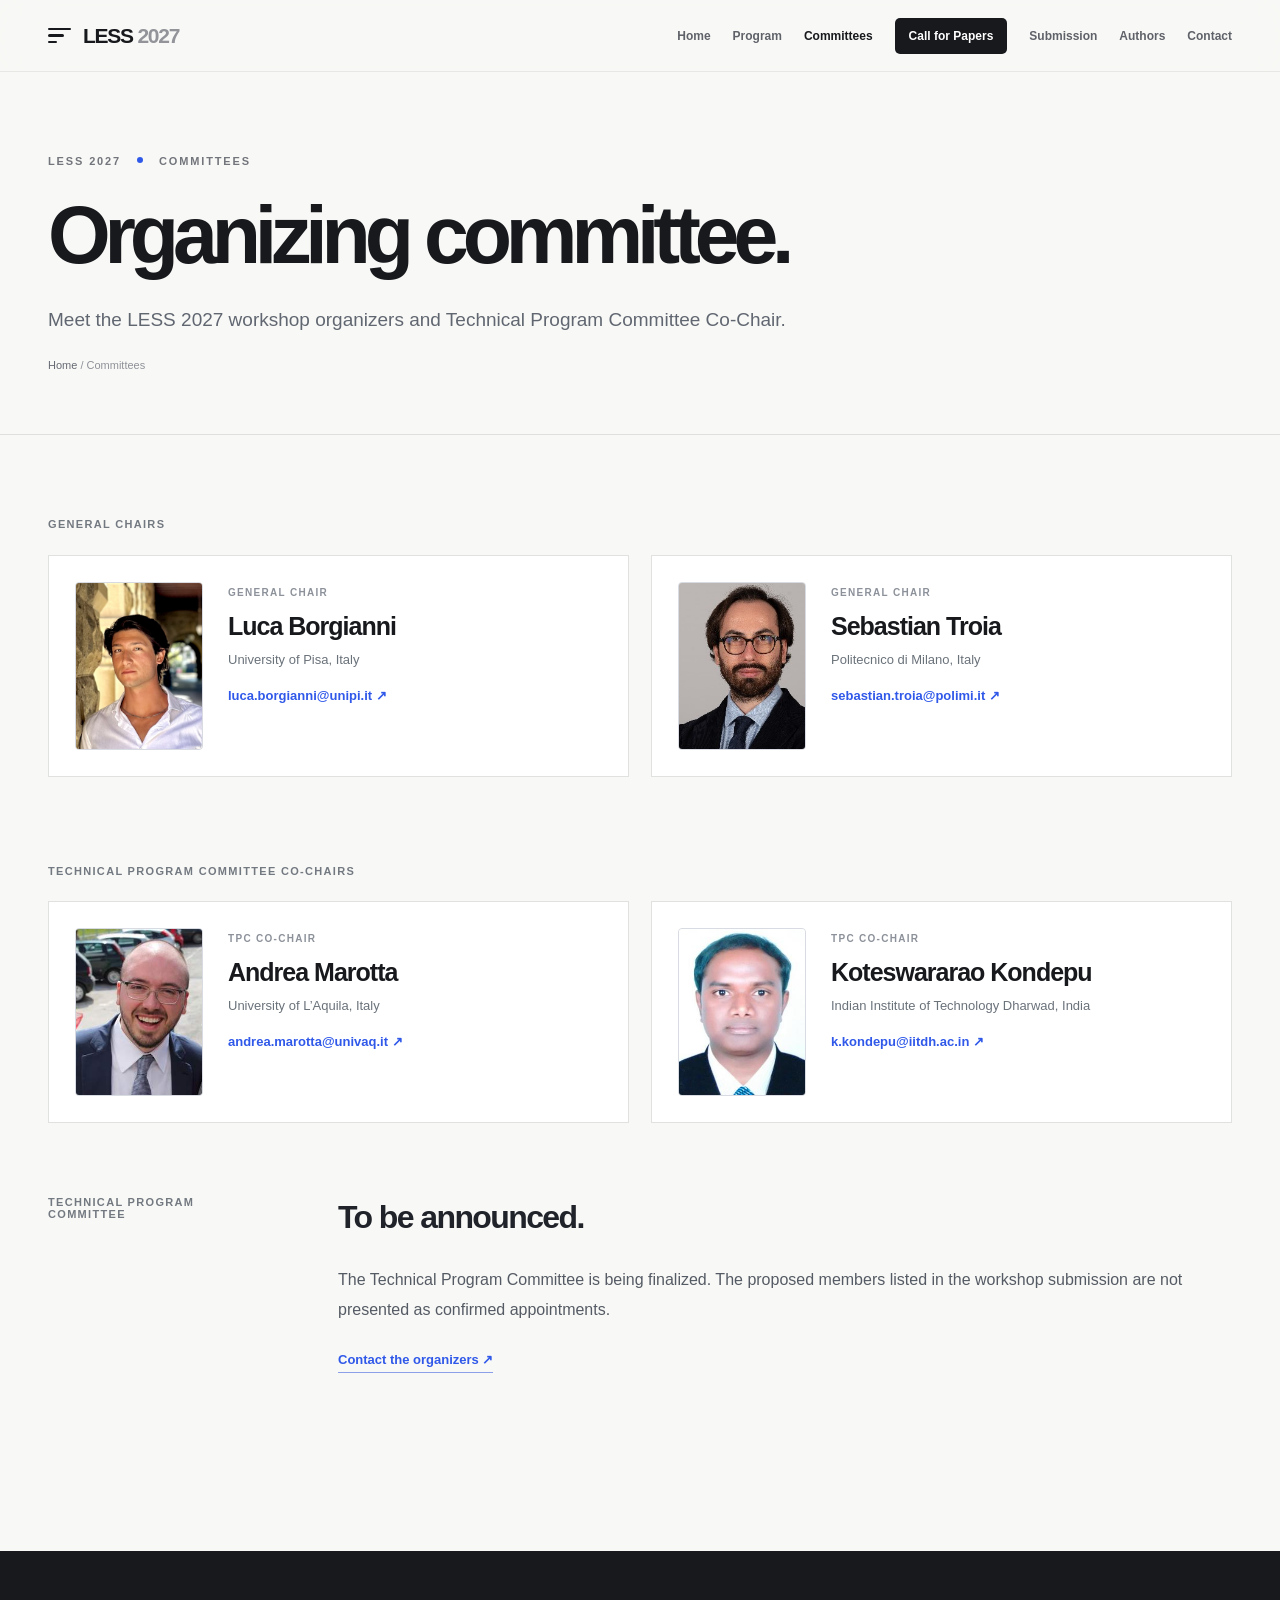
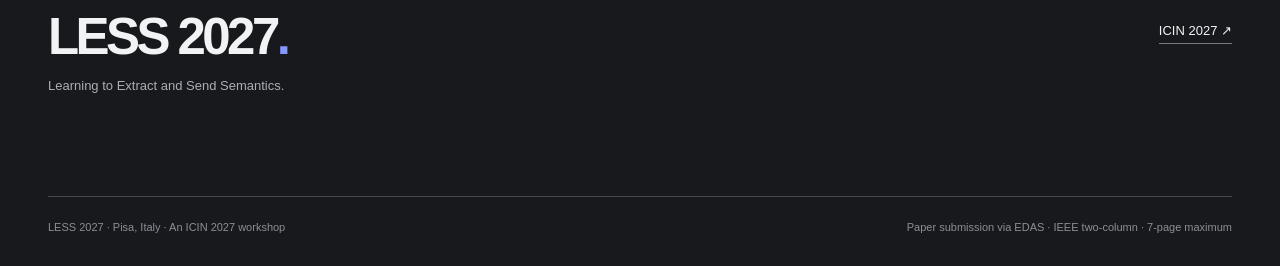
<file: committees.html>
<!doctype html><html lang="en"><head><meta charset="utf-8"><meta name="viewport" content="width=device-width,initial-scale=1"><meta name="theme-color" content="#f8f8f6"><meta name="description" content="LESS 2027 organizing committee with Luca Borgianni and Sebastian Troia. Organizer photos can be uploaded."><meta property="og:title" content="Committees | LESS 2027"><meta property="og:description" content="LESS 2027 organizing committee with Luca Borgianni and Sebastian Troia. Organizer photos can be uploaded."><meta property="og:type" content="website"><link rel="icon" href="data:image/svg+xml,%3Csvg xmlns='http://www.w3.org/2000/svg' viewBox='0 0 64 64'%3E%3Crect width='64' height='64' rx='15' fill='%23161619'/%3E%3Cpath d='M16 21h31M16 32h22M16 43h13' stroke='%23fff' stroke-width='5' stroke-linecap='round'/%3E%3C/svg%3E"><link rel="stylesheet" href="styles.css"><title>Committees | LESS 2027</title></head><body><header class="topbar"><div class="container"><a class="brand" href="index.html" aria-label="LESS 2027 home"><span class="mark" aria-hidden="true"><i></i><i></i><i></i></span><span>LESS <span class="brand-year">2027</span></span></a><nav class="desktop-nav" aria-label="Primary navigation"><a href="index.html"  >Home</a><a href="program.html"  >Program</a><a href="committees.html" aria-current="page" >Committees</a><a href="call-for-papers.html"  class="nav-action">Call for Papers</a><a href="submission.html"  >Submission</a><a href="authors.html"  >Authors</a><a href="contact.html"  >Contact</a></nav><details class="mobile-menu"><summary aria-label="Open menu">☰ &nbsp; Menu</summary><nav aria-label="Mobile navigation"><a href="index.html"  >Home</a><a href="program.html"  >Program</a><a href="committees.html" aria-current="page" >Committees</a><a href="call-for-papers.html"  class="nav-action">Call for Papers</a><a href="submission.html"  >Submission</a><a href="authors.html"  >Authors</a><a href="contact.html"  >Contact</a></nav></details></div></header><main><section class="page-hero"><div class="container"><div class="eyebrow">LESS 2027 <span class="dot"></span> Committees</div><h1>Organizing committee.</h1><p>Meet the LESS 2027 workshop organizers and Technical Program Committee Co-Chair.</p><div class="crumb"><a href="index.html">Home</a> / Committees</div></div></section><section class="content-section"><div class="container"><div class="content-label">General Chairs</div><div class="profile-grid"><article class="profile-card"><div class="portrait"><span aria-hidden="true">LB</span><img src="assets/luca-borgianni.jpg" alt="Portrait of Luca Borgianni" loading="lazy"></div><div><span class="person-role">General Chair</span><h3>Luca Borgianni</h3><p>University of Pisa, Italy</p><a href="mailto:luca.borgianni@unipi.it">luca.borgianni@unipi.it ↗</a></div></article><article class="profile-card"><div class="portrait"><span aria-hidden="true">ST</span><img src="assets/sebastian-troia.jpg" alt="Portrait of Sebastian Troia" loading="lazy"></div><div><span class="person-role">General Chair</span><h3>Sebastian Troia</h3><p>Politecnico di Milano, Italy</p><a href="mailto:sebastian.troia@polimi.it">sebastian.troia@polimi.it ↗</a></div></article></div><div class="content-label">Technical Program Committee Co-Chairs</div><div class="profile-grid tpc-lead-grid"><article class="profile-card"><div class="portrait"><span aria-hidden="true">AM</span><img src="assets/andrea-marotta.jpg" alt="Portrait of Andrea Marotta" loading="lazy"></div><div><span class="person-role">TPC Co-Chair</span><h3>Andrea Marotta</h3><p>University of L’Aquila, Italy</p><a href="mailto:andrea.marotta@univaq.it">andrea.marotta@univaq.it ↗</a></div></article><article class="profile-card"><div class="portrait"><span aria-hidden="true">KK</span><img src="assets/koteswararao-kondepu.jpg" alt="Portrait of Koteswararao Kondepu" loading="lazy"></div><div><span class="person-role">TPC Co-Chair</span><h3>Koteswararao Kondepu</h3><p>Indian Institute of Technology Dharwad, India</p><a href="mailto:k.kondepu@iitdh.ac.in">k.kondepu@iitdh.ac.in ↗</a></div></article></div><div class="content-grid"><div class="content-label">Technical Program Committee</div><div class="prose"><h2>To be announced.</h2><p>The Technical Program Committee is being finalized. The proposed members listed in the workshop submission are not presented as confirmed appointments.</p><a class="article-link" href="contact.html">Contact the organizers ↗</a></div></div></div></section></main><footer><div class="container"><div class="footer-main"><div><p class="footer-head">LESS 2027<span style="color:#8297ff">.</span></p><p class="footer-sub">Learning to Extract and Send Semantics.</p></div><a class="footer-link" href="https://www.icin-conference.org/" target="_blank" rel="noopener noreferrer">ICIN 2027 ↗</a></div><div class="footer-bottom"><span>LESS 2027 · Pisa, Italy · An ICIN 2027 workshop</span><span>Paper submission via EDAS · IEEE two-column · 7-page maximum</span></div></div></footer><script>document.querySelectorAll('.portrait img').forEach(img=>{const show=()=>img.parentElement.classList.add('loaded');img.addEventListener('load',show);if(img.complete&&img.naturalWidth)show()})</script></body></html>
</file>
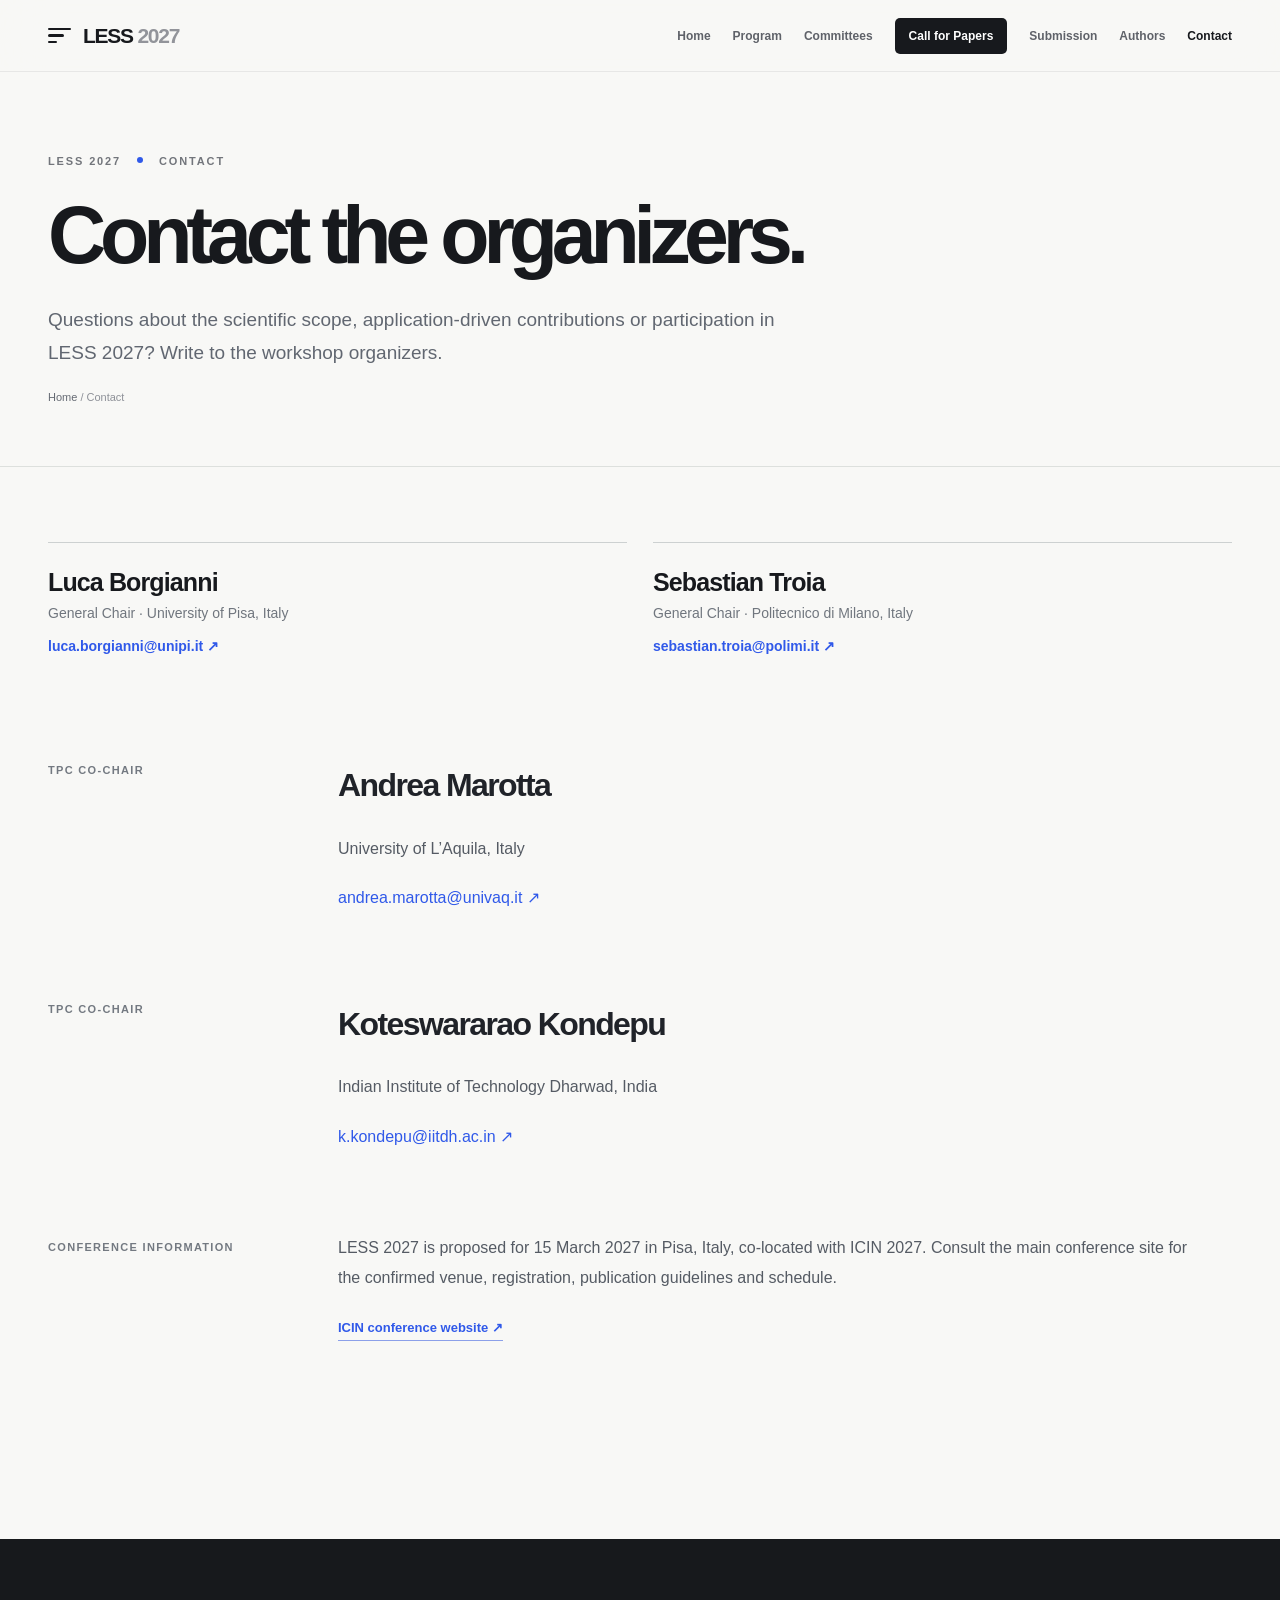
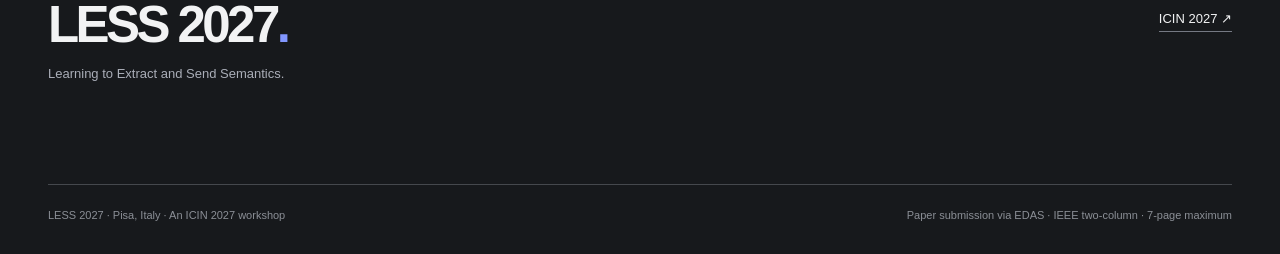
<file: contact.html>
<!doctype html><html lang="en"><head><meta charset="utf-8"><meta name="viewport" content="width=device-width,initial-scale=1"><meta name="theme-color" content="#f8f8f6"><meta name="description" content="Contact the LESS 2027 workshop organizers."><meta property="og:title" content="Contact | LESS 2027"><meta property="og:description" content="Contact the LESS 2027 workshop organizers."><meta property="og:type" content="website"><link rel="icon" href="data:image/svg+xml,%3Csvg xmlns='http://www.w3.org/2000/svg' viewBox='0 0 64 64'%3E%3Crect width='64' height='64' rx='15' fill='%23161619'/%3E%3Cpath d='M16 21h31M16 32h22M16 43h13' stroke='%23fff' stroke-width='5' stroke-linecap='round'/%3E%3C/svg%3E"><link rel="stylesheet" href="styles.css"><title>Contact | LESS 2027</title></head><body><header class="topbar"><div class="container"><a class="brand" href="index.html" aria-label="LESS 2027 home"><span class="mark" aria-hidden="true"><i></i><i></i><i></i></span><span>LESS <span class="brand-year">2027</span></span></a><nav class="desktop-nav" aria-label="Primary navigation"><a href="index.html"  >Home</a><a href="program.html"  >Program</a><a href="committees.html"  >Committees</a><a href="call-for-papers.html"  class="nav-action">Call for Papers</a><a href="submission.html"  >Submission</a><a href="authors.html"  >Authors</a><a href="contact.html" aria-current="page" >Contact</a></nav><details class="mobile-menu"><summary aria-label="Open menu">☰ &nbsp; Menu</summary><nav aria-label="Mobile navigation"><a href="index.html"  >Home</a><a href="program.html"  >Program</a><a href="committees.html"  >Committees</a><a href="call-for-papers.html"  class="nav-action">Call for Papers</a><a href="submission.html"  >Submission</a><a href="authors.html"  >Authors</a><a href="contact.html" aria-current="page" >Contact</a></nav></details></div></header><main><section class="page-hero"><div class="container"><div class="eyebrow">LESS 2027 <span class="dot"></span> Contact</div><h1>Contact the organizers.</h1><p>Questions about the scientific scope, application-driven contributions or participation in LESS 2027? Write to the workshop organizers.</p><div class="crumb"><a href="index.html">Home</a> / Contact</div></div></section><section class="content-section"><div class="container"><div class="contact-cards"><article class="contact-card"><h3>Luca Borgianni</h3><p>General Chair · University of Pisa, Italy</p><a href="mailto:luca.borgianni@unipi.it">luca.borgianni@unipi.it ↗</a></article><article class="contact-card"><h3>Sebastian Troia</h3><p>General Chair · Politecnico di Milano, Italy</p><a href="mailto:sebastian.troia@polimi.it">sebastian.troia@polimi.it ↗</a></article></div><div class="content-grid"><div class="content-label">TPC Co-Chair</div><div class="prose"><h2>Andrea Marotta</h2><p>University of L’Aquila, Italy</p><p><a href="mailto:andrea.marotta@univaq.it">andrea.marotta@univaq.it ↗</a></p></div></div><div class="content-grid"><div class="content-label">TPC Co-Chair</div><div class="prose"><h2>Koteswararao Kondepu</h2><p>Indian Institute of Technology Dharwad, India</p><p><a href="mailto:k.kondepu@iitdh.ac.in">k.kondepu@iitdh.ac.in ↗</a></p></div></div><div class="content-grid"><div class="content-label">Conference information</div><div class="prose"><p>LESS 2027 is proposed for 15 March 2027 in Pisa, Italy, co-located with ICIN 2027. Consult the main conference site for the confirmed venue, registration, publication guidelines and schedule.</p><p><a class="article-link" href="https://www.icin-conference.org/" target="_blank" rel="noopener noreferrer">ICIN conference website ↗</a></p></div></div></div></section></main><footer><div class="container"><div class="footer-main"><div><p class="footer-head">LESS 2027<span style="color:#8297ff">.</span></p><p class="footer-sub">Learning to Extract and Send Semantics.</p></div><a class="footer-link" href="https://www.icin-conference.org/" target="_blank" rel="noopener noreferrer">ICIN 2027 ↗</a></div><div class="footer-bottom"><span>LESS 2027 · Pisa, Italy · An ICIN 2027 workshop</span><span>Paper submission via EDAS · IEEE two-column · 7-page maximum</span></div></div></footer><script>document.querySelectorAll('.portrait img').forEach(img=>{const show=()=>img.parentElement.classList.add('loaded');img.addEventListener('load',show);if(img.complete&&img.naturalWidth)show()})</script></body></html>
</file>
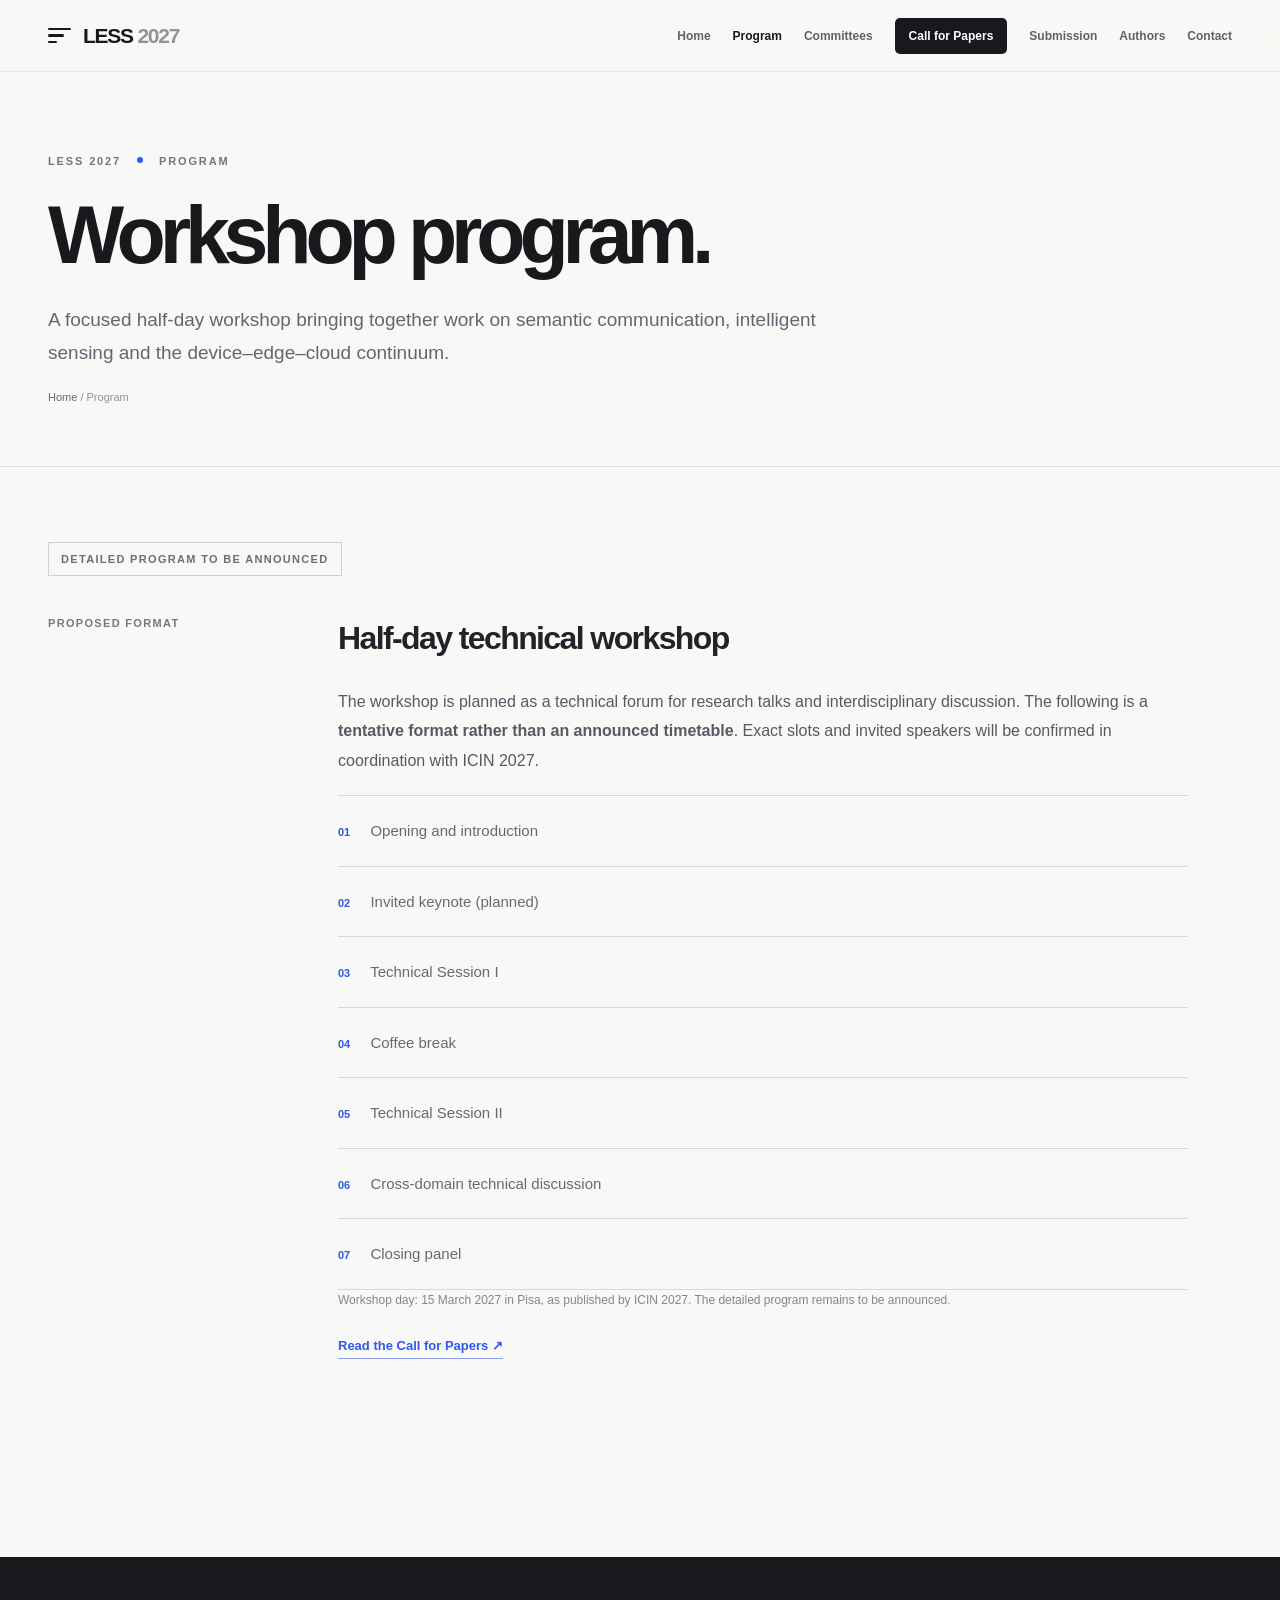
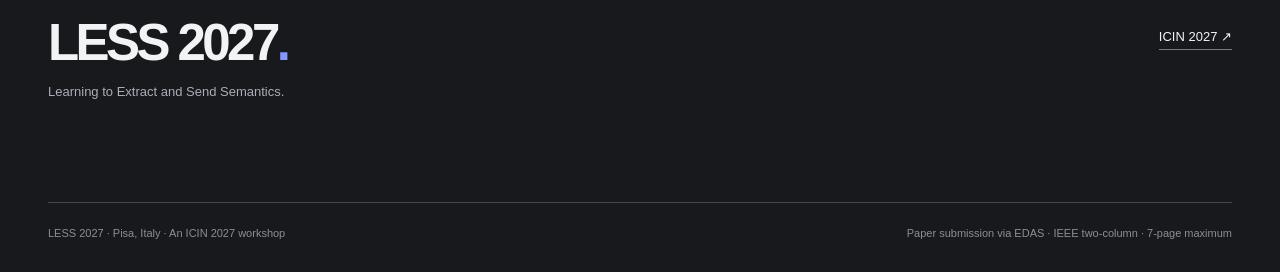
<file: program.html>
<!doctype html><html lang="en"><head><meta charset="utf-8"><meta name="viewport" content="width=device-width,initial-scale=1"><meta name="theme-color" content="#f8f8f6"><meta name="description" content="Tentative workshop program and half-day format of LESS 2027."><meta property="og:title" content="Program | LESS 2027"><meta property="og:description" content="Tentative workshop program and half-day format of LESS 2027."><meta property="og:type" content="website"><link rel="icon" href="data:image/svg+xml,%3Csvg xmlns='http://www.w3.org/2000/svg' viewBox='0 0 64 64'%3E%3Crect width='64' height='64' rx='15' fill='%23161619'/%3E%3Cpath d='M16 21h31M16 32h22M16 43h13' stroke='%23fff' stroke-width='5' stroke-linecap='round'/%3E%3C/svg%3E"><link rel="stylesheet" href="styles.css"><title>Program | LESS 2027</title></head><body><header class="topbar"><div class="container"><a class="brand" href="index.html" aria-label="LESS 2027 home"><span class="mark" aria-hidden="true"><i></i><i></i><i></i></span><span>LESS <span class="brand-year">2027</span></span></a><nav class="desktop-nav" aria-label="Primary navigation"><a href="index.html"  >Home</a><a href="program.html" aria-current="page" >Program</a><a href="committees.html"  >Committees</a><a href="call-for-papers.html"  class="nav-action">Call for Papers</a><a href="submission.html"  >Submission</a><a href="authors.html"  >Authors</a><a href="contact.html"  >Contact</a></nav><details class="mobile-menu"><summary aria-label="Open menu">☰ &nbsp; Menu</summary><nav aria-label="Mobile navigation"><a href="index.html"  >Home</a><a href="program.html" aria-current="page" >Program</a><a href="committees.html"  >Committees</a><a href="call-for-papers.html"  class="nav-action">Call for Papers</a><a href="submission.html"  >Submission</a><a href="authors.html"  >Authors</a><a href="contact.html"  >Contact</a></nav></details></div></header><main><section class="page-hero"><div class="container"><div class="eyebrow">LESS 2027 <span class="dot"></span> Program</div><h1>Workshop program.</h1><p>A focused half-day workshop bringing together work on semantic communication, intelligent sensing and the device–edge–cloud continuum.</p><div class="crumb"><a href="index.html">Home</a> / Program</div></div></section><section class="content-section"><div class="container"><span class="status-line">DETAILED PROGRAM TO BE ANNOUNCED</span><div class="content-grid"><div class="content-label">Proposed format</div><div class="prose"><h2>Half-day technical workshop</h2><p>The workshop is planned as a technical forum for research talks and interdisciplinary discussion. The following is a <strong>tentative format rather than an announced timetable</strong>. Exact slots and invited speakers will be confirmed in coordination with ICIN 2027.</p><ol class="academic-list"><li><b>01</b> Opening and introduction</li><li><b>02</b> Invited keynote (planned)</li><li><b>03</b> Technical Session I</li><li><b>04</b> Coffee break</li><li><b>05</b> Technical Session II</li><li><b>06</b> Cross-domain technical discussion</li><li><b>07</b> Closing panel</li></ol><p class="fineprint">Workshop day: 15 March 2027 in Pisa, as published by ICIN 2027. The detailed program remains to be announced.</p><p><a class="article-link" href="call-for-papers.html">Read the Call for Papers ↗</a></p></div></div></div></section></main><footer><div class="container"><div class="footer-main"><div><p class="footer-head">LESS 2027<span style="color:#8297ff">.</span></p><p class="footer-sub">Learning to Extract and Send Semantics.</p></div><a class="footer-link" href="https://www.icin-conference.org/" target="_blank" rel="noopener noreferrer">ICIN 2027 ↗</a></div><div class="footer-bottom"><span>LESS 2027 · Pisa, Italy · An ICIN 2027 workshop</span><span>Paper submission via EDAS · IEEE two-column · 7-page maximum</span></div></div></footer><script>document.querySelectorAll('.portrait img').forEach(img=>{const show=()=>img.parentElement.classList.add('loaded');img.addEventListener('load',show);if(img.complete&&img.naturalWidth)show()})</script></body></html>
</file>
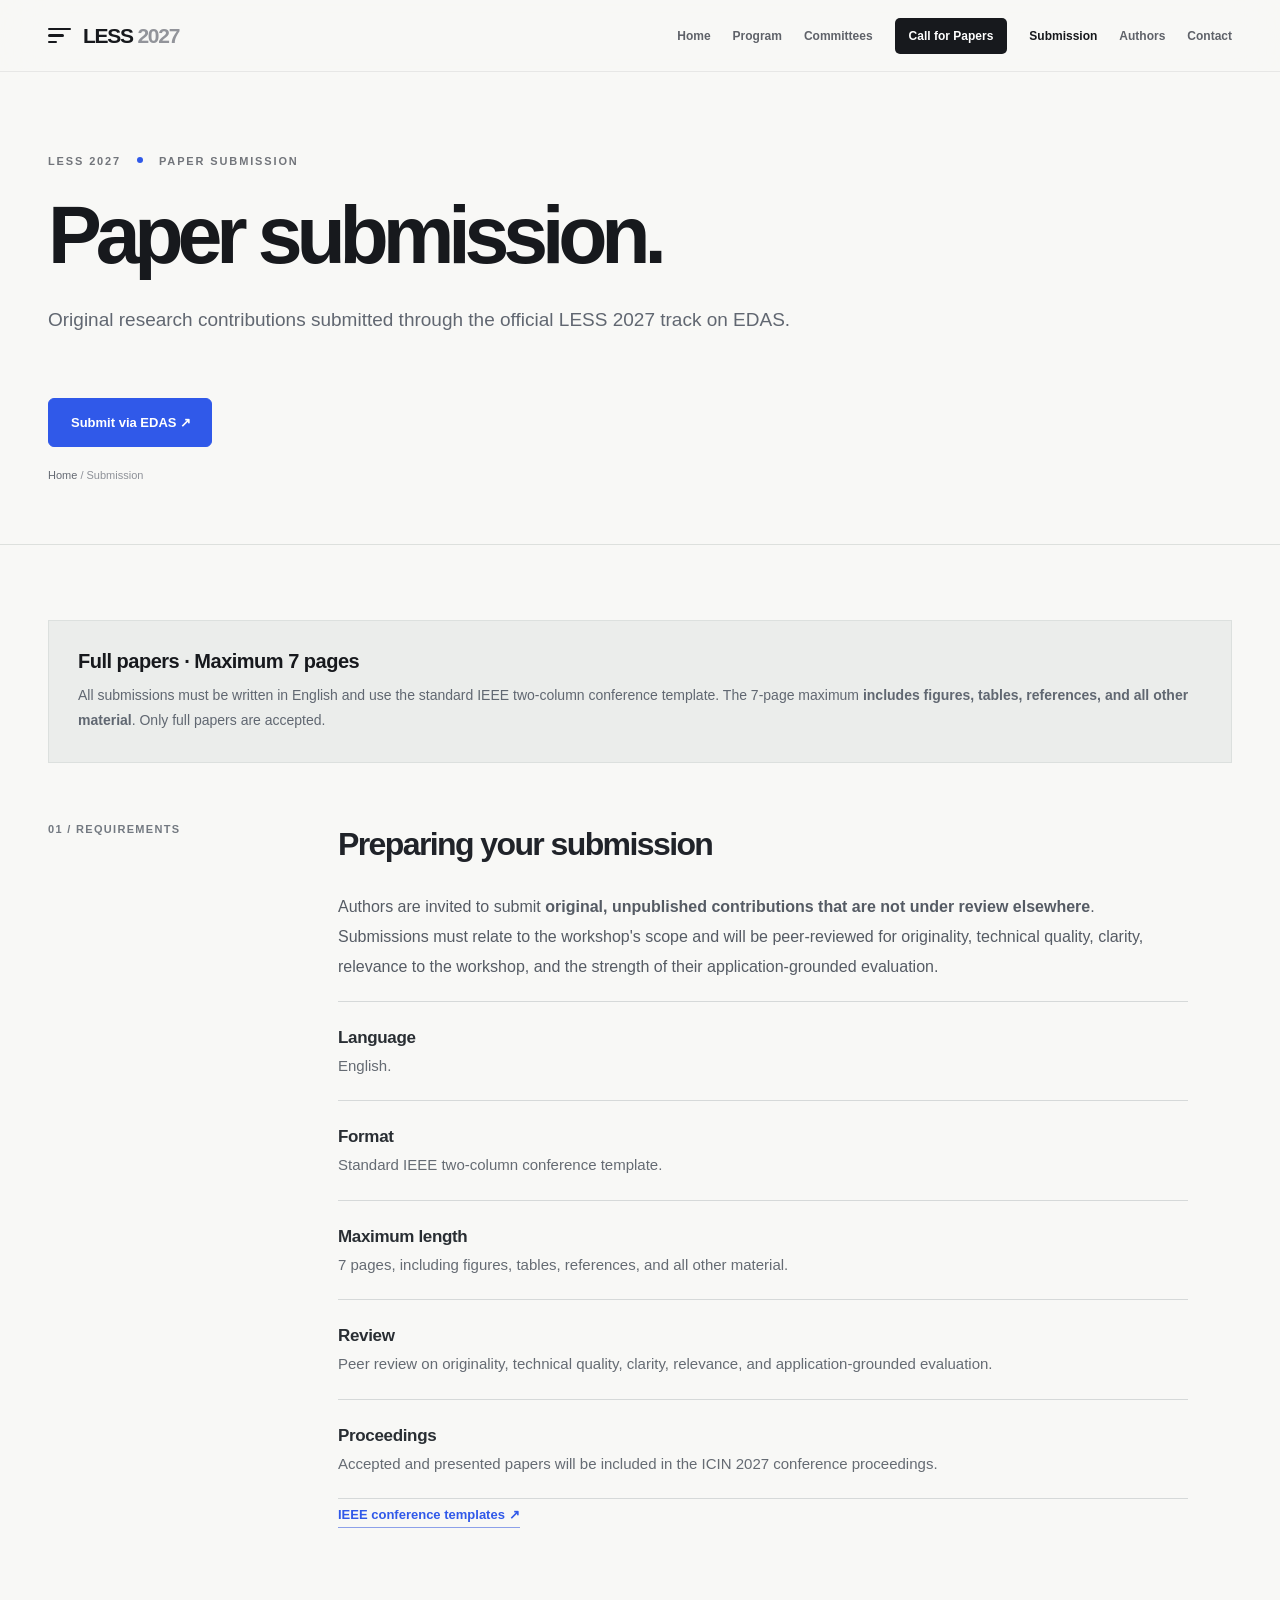
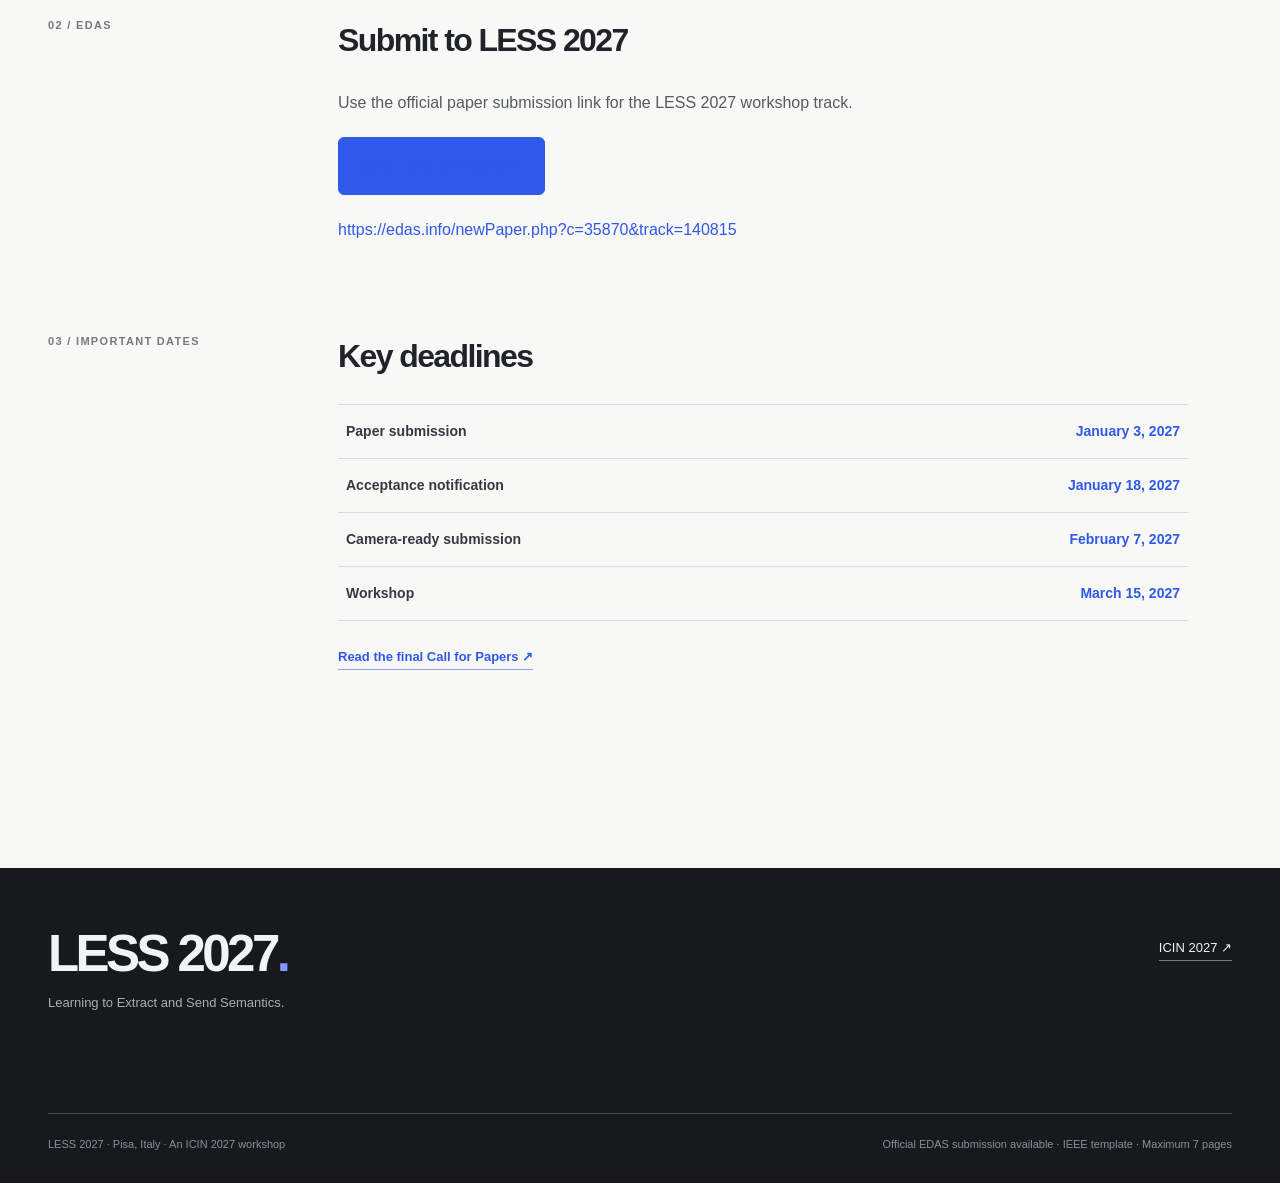
<file: submission.html>
<!doctype html><html lang="en"><head><meta charset="utf-8"><meta name="viewport" content="width=device-width,initial-scale=1"><meta name="theme-color" content="#f8f8f6"><meta name="description" content="LESS 2027 submission: IEEE two-column full papers, maximum 7 pages, official EDAS submission link."><meta property="og:title" content="Submission | LESS 2027"><meta property="og:description" content="LESS 2027 submission guidance and required application-grounded evidence."><meta property="og:type" content="website"><link rel="icon" href="data:image/svg+xml,%3Csvg xmlns='http://www.w3.org/2000/svg' viewBox='0 0 64 64'%3E%3Crect width='64' height='64' rx='15' fill='%23161619'/%3E%3Cpath d='M16 21h31M16 32h22M16 43h13' stroke='%23fff' stroke-width='5' stroke-linecap='round'/%3E%3C/svg%3E"><link rel="stylesheet" href="styles.css"><title>Submission | LESS 2027</title></head><body><header class="topbar"><div class="container"><a class="brand" href="index.html" aria-label="LESS 2027 home"><span class="mark" aria-hidden="true"><i></i><i></i><i></i></span><span>LESS <span class="brand-year">2027</span></span></a><nav class="desktop-nav" aria-label="Primary navigation"><a href="index.html"  >Home</a><a href="program.html"  >Program</a><a href="committees.html"  >Committees</a><a href="call-for-papers.html"  class="nav-action">Call for Papers</a><a href="submission.html" aria-current="page" >Submission</a><a href="authors.html"  >Authors</a><a href="contact.html"  >Contact</a></nav><details class="mobile-menu"><summary aria-label="Open menu">☰ &nbsp; Menu</summary><nav aria-label="Mobile navigation"><a href="index.html"  >Home</a><a href="program.html"  >Program</a><a href="committees.html"  >Committees</a><a href="call-for-papers.html"  class="nav-action">Call for Papers</a><a href="submission.html" aria-current="page" >Submission</a><a href="authors.html"  >Authors</a><a href="contact.html"  >Contact</a></nav></details></div></header><main><section class="page-hero"><div class="container"><div class="eyebrow">LESS 2027 <span class="dot"></span> PAPER SUBMISSION</div><h1>Paper submission.</h1><p>Original research contributions submitted through the official LESS 2027 track on EDAS.</p><div class="hero-actions" style="padding-top:22px"><a class="primary-btn" href="https://edas.info/newPaper.php?c=35870&amp;track=140815" target="_blank" rel="noopener noreferrer">Submit via EDAS ↗</a></div><div class="crumb"><a href="index.html">Home</a> / Submission</div></div></section>
<section class="content-section"><div class="container"><div class="notice"><h2>Full papers · Maximum 7 pages</h2><p>All submissions must be written in English and use the standard IEEE two-column conference template. The 7-page maximum <strong>includes figures, tables, references, and all other material</strong>. Only full papers are accepted.</p></div>
<div class="content-grid"><div class="content-label">01 / Requirements</div><div class="prose"><h2>Preparing your submission</h2><p>Authors are invited to submit <strong>original, unpublished contributions that are not under review elsewhere</strong>. Submissions must relate to the workshop's scope and will be peer-reviewed for originality, technical quality, clarity, relevance to the workshop, and the strength of their application-grounded evaluation.</p><ul class="academic-list"><li><strong>Language</strong> English.</li><li><strong>Format</strong> Standard IEEE two-column conference template.</li><li><strong>Maximum length</strong> 7 pages, including figures, tables, references, and all other material.</li><li><strong>Review</strong> Peer review on originality, technical quality, clarity, relevance, and application-grounded evaluation.</li><li><strong>Proceedings</strong> Accepted and presented papers will be included in the ICIN 2027 conference proceedings.</li></ul><p><a class="article-link" href="https://www.ieee.org/conferences/publishing/templates.html" target="_blank" rel="noopener noreferrer">IEEE conference templates ↗</a></p></div></div>
<div class="content-grid"><div class="content-label">02 / EDAS</div><div class="prose"><h2>Submit to LESS 2027</h2><p>Use the official paper submission link for the LESS 2027 workshop track.</p><p><a class="primary-btn" href="https://edas.info/newPaper.php?c=35870&amp;track=140815" target="_blank" rel="noopener noreferrer">Open EDAS submission ↗</a></p><p><a href="https://edas.info/newPaper.php?c=35870&amp;track=140815" target="_blank" rel="noopener noreferrer">https://edas.info/newPaper.php?c=35870&amp;track=140815</a></p></div></div>
<div class="content-grid"><div class="content-label">03 / Important dates</div><div class="prose"><h2>Key deadlines</h2><table class="formal-cfp-dates"><tbody><tr><th scope="row">Paper submission</th><td>January 3, 2027</td></tr><tr><th scope="row">Acceptance notification</th><td>January 18, 2027</td></tr><tr><th scope="row">Camera-ready submission</th><td>February 7, 2027</td></tr><tr><th scope="row">Workshop</th><td>March 15, 2027</td></tr></tbody></table><p><a class="article-link" href="call-for-papers.html">Read the final Call for Papers ↗</a></p></div></div></div></section></main><footer><div class="container"><div class="footer-main"><div><p class="footer-head">LESS 2027<span style="color:#8297ff">.</span></p><p class="footer-sub">Learning to Extract and Send Semantics.</p></div><a class="footer-link" href="https://www.icin-conference.org/" target="_blank" rel="noopener noreferrer">ICIN 2027 ↗</a></div><div class="footer-bottom"><span>LESS 2027 · Pisa, Italy · An ICIN 2027 workshop</span><span>Official EDAS submission available · IEEE template · Maximum 7 pages</span></div></div></footer><script>document.querySelectorAll('.portrait img').forEach(img=>{const show=()=>img.parentElement.classList.add('loaded');img.addEventListener('load',show);if(img.complete&&img.naturalWidth)show()})</script></body></html>
</file>
<file: styles.css>
:root{--bg:#f8f8f6;--white:#fff;--ink:#17191d;--sub:#6d7077;--rule:#e1e2e1;--blue:#3059e9;--blue-dark:#2446c0;--muted:#f0f1ef;--max:1216px;--ease:cubic-bezier(.22,1,.36,1)}
    *{box-sizing:border-box}html{scroll-behavior:smooth}body{margin:0;background:var(--bg);color:var(--ink);font-family:-apple-system,BlinkMacSystemFont,"Segoe UI",Inter,Helvetica,Arial,sans-serif;-webkit-font-smoothing:antialiased;text-rendering:optimizeLegibility}a{color:inherit;text-decoration:none}button{font:inherit}::selection{color:white;background:var(--blue)}
    .container{width:min(calc(100% - 96px),var(--max));margin-inline:auto}section[id]{scroll-margin-top:100px}
    .topbar{height:75px;position:sticky;z-index:50;top:0;background:rgba(248,248,246,.91);border-bottom:1px solid rgba(20,25,30,.07);backdrop-filter:blur(24px);-webkit-backdrop-filter:blur(24px)}
    .topbar .container{height:100%;display:flex;align-items:center;justify-content:space-between;gap:24px}.brand{display:inline-flex;align-items:center;gap:11px;font-weight:680;letter-spacing:-.06em;font-size:21px;white-space:nowrap}.brand-year{color:#92949a;font-weight:550}.mark{width:24px;height:23px;display:flex;flex-direction:column;justify-content:space-evenly;align-items:flex-start}.mark i{height:2.5px;border-radius:4px;background:var(--ink);display:block}.mark i:nth-child(1){width:23px}.mark i:nth-child(2){width:16px}.mark i:nth-child(3){width:9px}.nav{display:flex;align-items:center;gap:36px}.nav a{font-size:12px;font-weight:570;color:#61636a;transition:color .15s}.nav a:hover{color:var(--ink)}.nav .nav-cta{color:white;background:var(--ink);border-radius:99px;padding:12px 19px;transition:background .2s,transform .2s}.nav .nav-cta:hover{color:white;background:var(--blue);transform:translateY(-1px)}
    .eyebrow{font-size:11px;text-transform:uppercase;letter-spacing:.17em;font-weight:720;color:#72757b}.eyebrow .dot{display:inline-block;width:6px;height:6px;margin:0 11px 2px;border-radius:50%;background:var(--blue)}
    .hero{overflow:hidden;padding:110px 0 110px;position:relative}.hero-layout{display:grid;grid-template-columns:1.12fr .88fr;align-items:center;min-height:520px;gap:15px}.hero-copy{position:relative;z-index:1}.hero h1{font-weight:650;letter-spacing:-.082em;line-height:.99;font-size:clamp(72px,7.1vw,114px);margin:34px 0 31px;white-space:nowrap}.hero h1 span{color:var(--blue)}.hero-desc{font-size:19px;color:#63666c;line-height:1.65;letter-spacing:-.017em;max-width:490px}.hero-info{display:flex;align-items:center;gap:16px;flex-wrap:wrap;color:#484c52;font-size:12px;font-weight:625;margin-top:34px}.hero-info .line{width:30px;height:1px;background:#babcc0}.hero-actions{display:flex;align-items:center;gap:26px;margin-top:39px;flex-wrap:wrap}.primary-btn{display:inline-flex;align-items:center;justify-content:center;gap:29px;padding:16px 20px 16px 22px;background:var(--blue);border:1px solid var(--blue);border-radius:6px;color:white;font-size:13px;font-weight:670;transition:background .18s,transform .18s}.primary-btn:hover{background:var(--blue-dark);transform:translateY(-2px)}.primary-btn svg{width:15px}.text-link{font-size:13px;font-weight:635;border-bottom:1px solid #96999f;padding-bottom:3px;transition:color .2s}.text-link:hover{color:var(--blue)}
    .hero-art{width:100%;margin-left:10px;align-self:center;position:relative}.hero-art:after{content:"";position:absolute;bottom:6%;height:23%;left:15%;right:5%;background:radial-gradient(ellipse,rgba(48,89,233,.055),transparent 72%);filter:blur(16px);pointer-events:none}.hero-art svg{width:100%;overflow:visible}.path-a{stroke-dasharray:6 11;animation:flow 12s linear infinite}.path-b{stroke-dasharray:3 13;animation:flow 16s linear reverse infinite}@keyframes flow{to{stroke-dashoffset:-220}}
    .hero-bottom{padding-top:80px;display:flex;justify-content:space-between;align-items:center;border-bottom:1px solid var(--rule);padding-bottom:18px;color:#989b9f;font-size:10px;letter-spacing:.13em;font-weight:650}.hero-bottom a{display:inline-flex;align-items:center;gap:8px;color:#5f6269}.hero-bottom svg{width:15px;height:15px}
    .section-pad{padding:145px 0}.section-head{display:grid;grid-template-columns:1fr 1.7fr;gap:45px}.section-num{font-size:12px;letter-spacing:.1em;color:var(--blue);font-weight:730;margin-bottom:21px}.section-title{font-size:clamp(44px,4.5vw,70px);letter-spacing:-.067em;line-height:1.11;font-weight:615;margin:0}.section-lead{font-size:clamp(24px,2.7vw,37px);letter-spacing:-.047em;font-weight:510;line-height:1.29;margin:0;max-width:750px}.section-copy{max-width:640px;font-size:16px;line-height:1.85;color:var(--sub);margin-top:28px}
    .examples{margin-top:94px;border-top:1px solid var(--rule)}.example{display:grid;grid-template-columns:1.15fr 1fr 1fr;gap:30px;padding:30px 0;border-bottom:1px solid var(--rule);align-items:start}.ex-label{font-size:13px;font-weight:660}.ex-before{font-size:16px;color:#858890;letter-spacing:-.015em}.ex-after{font-size:16px;font-weight:630;letter-spacing:-.025em}.ex-after:before{content:"↗";color:var(--blue);margin-right:13px;font-size:20px;font-weight:400}.example-header{color:#a0a2a6;font-size:10px;text-transform:uppercase;letter-spacing:.16em;font-weight:750;padding-bottom:19px}
    .dark-section{background:#17191c;color:#f6f6f4;padding:123px 0 140px;overflow:hidden}.dark-section .eyebrow{color:#a6acb9}.dark-section .section-title{max-width:850px}.dark-section .section-title em{font-style:normal;color:#899eff}.dark-section .dark-intro{color:#a8aab0;font-size:17px;line-height:1.75;max-width:720px;margin-top:33px}
    .topics{display:grid;grid-template-columns:repeat(3,1fr);column-gap:35px;margin-top:79px;border-top:1px solid #41434a}.topic{min-height:196px;padding:31px 0 28px;border-bottom:1px solid #41434a;display:flex;flex-direction:column;justify-content:space-between;gap:37px}.topic-index{font-size:11px;color:#9598a3;font-weight:650;letter-spacing:.06em}.topic-title{font-size:19px;line-height:1.34;letter-spacing:-.025em;font-weight:555;max-width:300px}.topic-title span{color:#778efb}
    .cfp{padding-bottom:125px}.cfp-head{display:grid;grid-template-columns:1fr 1.35fr;gap:55px}.cfp-main{font-size:clamp(25px,3.1vw,44px);letter-spacing:-.055em;font-weight:570;line-height:1.3;margin:0}.cfp-copy{max-width:750px;margin-top:34px;color:var(--sub);font-size:16px;line-height:1.8}.principles{margin-top:78px;border-top:1px solid var(--rule);display:grid;grid-template-columns:repeat(3,1fr);gap:35px}.principle{padding-top:27px}.principle small{font-size:11px;color:var(--blue);font-weight:750}.principle h3{font-size:19px;letter-spacing:-.035em;margin:31px 0 12px;font-weight:650}.principle p{color:var(--sub);font-size:14px;line-height:1.78;max-width:315px;margin:0}.submission-note{margin-top:77px;display:flex;align-items:center;justify-content:space-between;padding:25px 27px;background:#edeee9;gap:30px}.submission-note strong{font-weight:635;font-size:15px}.submission-note span{font-size:13px;color:#6f7175;display:block;margin-top:7px}.submission-note a{white-space:nowrap;font-size:13px;font-weight:630;color:var(--blue)}
    .dates-section{border-top:1px solid var(--rule);padding:117px 0 135px}.dates-title{display:flex;justify-content:space-between;align-items:end;gap:25px;margin-bottom:60px}.dates-note{font-size:12px;color:#73777e;max-width:270px;line-height:1.6;text-align:right}.date-grid{display:grid;grid-template-columns:repeat(4,1fr);border-top:1px solid var(--rule)}.date{padding:31px 20px 0 0;min-height:207px;position:relative}.date:not(:last-child){border-right:1px solid var(--rule);padding-left:23px}.date:first-child{padding-left:0}.date:last-child{padding-left:23px}.date-type{font-size:11px;color:#898d93;letter-spacing:.1em;text-transform:uppercase;font-weight:700}.date-num{font-size:61px;letter-spacing:-.078em;line-height:1.1;margin:30px 0 5px;font-weight:580}.date-num span{font-size:19px;letter-spacing:-.03em;color:#9b9da3;font-weight:490;margin-left:9px}.date-name{font-size:13px;font-weight:650;color:#45484e}.date:last-child .date-num{color:var(--blue)}
    .people-section{background:#eeefeb;padding:126px 0 128px}.people-head{display:flex;align-items:end;justify-content:space-between;gap:20px;margin-bottom:65px}.people-desc{font-size:13px;color:#787b80;max-width:320px;line-height:1.65}.people-grid{display:grid;grid-template-columns:1fr 1fr;gap:22px}.person{background:#f9f9f7;padding:40px 40px 42px;min-height:268px;display:flex;flex-direction:column;justify-content:space-between;gap:43px}.person-role{font-size:11px;letter-spacing:.11em;color:#909399;text-transform:uppercase;font-weight:710}.person-name{font-size:33px;letter-spacing:-.055em;font-weight:600;margin:0 0 6px}.person-affil{font-size:15px;color:#70747a;margin:0}.person-email{font-size:13px;font-weight:600;color:var(--blue);display:inline-flex;align-items:center;gap:12px;word-break:break-word}.person-email:hover{text-decoration:underline}.person-email svg{width:15px;flex:0 0 15px}
    footer{padding:56px 0 33px;background:#17191c;color:#f2f3f4}.footer-main{display:flex;justify-content:space-between;align-items:flex-start;gap:35px;padding-bottom:90px}.footer-head{font-size:51px;letter-spacing:-.07em;font-weight:620;margin:0}.footer-sub{margin-top:12px;color:#aaaeb8;font-size:13px}.footer-link{border-bottom:1px solid #757983;padding-bottom:5px;font-size:13px;margin-top:16px}.footer-link:hover{color:#94aaff}.footer-bottom{display:flex;justify-content:space-between;gap:25px;border-top:1px solid #45484d;padding-top:24px;color:#8b8f96;font-size:11px}.footer-bottom a:hover{color:white}
    :focus-visible{outline:3px solid var(--blue);outline-offset:4px}
    @media(max-width:1060px){.hero h1{font-size:clamp(65px,7.3vw,86px)}.hero-layout{gap:0}.nav{gap:21px}}
    @media(max-width:800px){.container{width:min(calc(100% - 48px),var(--max))}.topbar{height:67px}.nav .mobile-hide{display:none}.hero{padding:82px 0 60px}.hero-layout{display:flex;flex-direction:column;align-items:stretch}.hero h1{font-size:clamp(62px,11.5vw,95px);margin-top:27px}.hero-desc{font-size:17px}.hero-art{width:min(100%,550px);margin:32px auto 0}.hero-bottom{padding-top:0}.section-pad{padding:93px 0}.section-head,.cfp-head{grid-template-columns:1fr;gap:37px}.section-lead{font-size:29px}.examples{margin-top:61px}.example{grid-template-columns:1fr 1fr;gap:12px}.example .ex-label{grid-column:1/-1;margin-bottom:5px}.example-header{display:none}.dark-section{padding:95px 0}.topics{grid-template-columns:1fr 1fr}.date-grid{grid-template-columns:1fr 1fr}.date:nth-child(3){padding-left:0;border-left:0}.date:nth-child(2){border-right:0}.date{border-bottom:1px solid var(--rule);padding-bottom:27px;min-height:184px}.dates-section{padding:90px 0}.people-section{padding:95px 0}.person{padding:30px}}
    @media(max-width:570px){.container{width:calc(100% - 38px)}.nav{gap:0}.nav>a:not(.nav-cta){display:none}.nav .nav-cta{font-size:11px;padding:10px 14px}.brand{font-size:19px}.hero{padding-top:77px}.hero h1{font-size:clamp(53px,12.2vw,72px);letter-spacing:-.085em;white-space:normal}.hero-info{gap:10px;font-size:11px}.hero-actions{gap:25px}.hero-art{margin-top:19px}.hero-bottom{font-size:9px;letter-spacing:.05em}.section-title{font-size:47px}.section-lead{font-size:27px}.example{padding:22px 0}.ex-before,.ex-after{font-size:14px}.dark-section .section-title{font-size:44px}.topics{grid-template-columns:1fr;gap:0;margin-top:55px}.topic{min-height:116px;padding:21px 0;gap:17px}.topic-title{font-size:18px;max-width:none}.cfp-main{font-size:30px}.principles{grid-template-columns:1fr;gap:26px;margin-top:50px}.principle{padding-top:20px}.principle h3{margin-top:15px}.principle p{max-width:none}.submission-note{margin-top:57px;align-items:flex-start;flex-direction:column;gap:16px;padding:21px}.dates-title,.people-head{display:block}.dates-note{text-align:left;margin:20px 0 0}.date-num{font-size:50px}.date-num span{display:block;margin:4px 0 0;font-size:16px}.date{min-height:190px}.people-grid{grid-template-columns:1fr}.people-desc{margin-top:23px}.person{min-height:230px}.person-name{font-size:31px}.footer-main{display:block;padding-bottom:65px}.footer-head{font-size:43px}.footer-link{display:inline-block;margin-top:32px}.footer-bottom{flex-direction:column;gap:9px;line-height:1.6}}
    @media(prefers-reduced-motion:reduce){*,*:before,*:after{animation-duration:.01ms!important;animation-iteration-count:1!important;scroll-behavior:auto!important;transition-duration:.01ms!important}}

    /* Scientific editorial design: retain the original visual identity with less promotional type. */
    .nav{gap:25px}.nav a{font-size:12px}
    .hero{padding:85px 0 60px}.hero-layout{grid-template-columns:1.1fr .9fr;min-height:520px}
    .hero h1{font-size:clamp(48px,5.4vw,79px);letter-spacing:-.065em;line-height:1.08;white-space:normal;margin:32px 0 19px;max-width:800px}
    .hero-subtitle{font-size:14px;letter-spacing:-.01em;font-weight:680;margin:0 0 16px;color:var(--ink)}
    .hero-desc{font-size:16px;line-height:1.75;max-width:555px;margin:0}
    .hero-art{margin-left:0}
    .hero-bottom{padding-top:42px}
    .scope-section{padding:115px 0 120px}.scope-section .section-title{font-size:clamp(42px,4.05vw,65px)}
    .scope-section .section-lead{font-size:clamp(23px,2.4vw,33px);line-height:1.36}
    .scope-follow{margin-top:16px}.section-copy strong{font-weight:650;color:#353941}
    .examples{margin-top:72px}.example{padding:24px 0}.example-header{padding-bottom:15px}
    .example-footnote{margin:19px 0 0;font-size:12px;line-height:1.6;color:#83868b}
    .requirement-section{background:#1a1d23;color:#f3f4f6;padding:110px 0 100px}
    .requirement-header{display:flex;align-items:center;justify-content:space-between;gap:24px}
    .inverted-num{color:#b5c3ff;margin:0}.requirement-rule{border:1px solid #4e5260;color:#bcc0ca;padding:9px 12px;font-size:10px;font-weight:700;letter-spacing:.11em}
    .requirement-title{font-size:clamp(40px,5.1vw,74px);font-weight:575;letter-spacing:-.065em;line-height:1.12;margin:41px 0 26px}
    .requirement-title em{font-style:normal;color:#a3b5ff}
    .requirement-lead{max-width:860px;color:#bac0c9;font-size:18px;line-height:1.76;letter-spacing:-.01em;margin:0 0 68px}
    .requirement-lead strong,.requirement-caveat strong{color:#fff;font-weight:650}
    .requirement-label{font-size:11px;letter-spacing:.13em;font-weight:720;color:#b7bcc6;margin-bottom:19px;text-transform:uppercase}
    .evidence-grid{list-style:none;padding:0;margin:0;display:grid;grid-template-columns:repeat(3,minmax(0,1fr));border-top:1px solid #50545c}
    .evidence-grid li{min-height:165px;display:flex;gap:17px;padding:27px 17px 25px 0;border-bottom:1px solid #50545c}
    .evidence-index{font-size:11px;font-weight:730;color:#9db2ff;padding-top:5px;min-width:25px}
    .evidence-grid h3{font-size:17px;font-weight:610;letter-spacing:-.025em;margin:0 0 11px}
    .evidence-grid p{font-size:13px;line-height:1.68;color:#abb0ba;margin:0;max-width:300px}
    .interpretation{border-top:1px solid #50545c;border-bottom:1px solid #50545c;display:grid;grid-template-columns:1fr 1fr;margin-top:60px}
    .interpretation-cell{padding:29px 30px 31px 0}.interpretation-cell + .interpretation-cell{border-left:1px solid #50545c;padding-left:32px}
    .interpretation-cap{font-size:10px;font-weight:750;letter-spacing:.12em;color:#b6bac1}
    .interpretation-cap.in-scope{color:#b0c2ff}
    .interpretation p{font-size:15px;line-height:1.75;color:#d4d6dd;margin:17px 0 0}
    .requirement-caveat{font-size:14px;line-height:1.8;color:#aeb4c0;margin:35px 0 0;max-width:940px}
    .detailed-cfp{padding:120px 0 115px}.detailed-cfp .section-title{font-size:clamp(52px,5.2vw,80px)}
    .cfp-head{grid-template-columns:.78fr 1.22fr;gap:75px}.cfp-label{color:#7b7e84;font-size:13px;line-height:1.6;margin-top:30px}
    .cfp-main{font-size:clamp(25px,2.4vw,34px);line-height:1.4;letter-spacing:-.035em}
    .cfp-copy{font-size:15px;line-height:1.84;margin:22px 0 0;max-width:740px}
    .cfp-separator{border-bottom:1px solid var(--rule);margin:73px 0 0}
    .cfp-two-col{display:grid;grid-template-columns:.78fr 1.22fr;gap:75px;padding:48px 0 65px;border-bottom:1px solid var(--rule)}
    .mini-label{font-size:10px;font-weight:770;letter-spacing:.14em;color:#646a72}
    .block-heading{font-size:30px;letter-spacing:-.045em;font-weight:590;line-height:1.25;margin:17px 0 0}
    .research-questions{margin:0;padding:0;list-style:none}
    .research-questions li{position:relative;padding:0 0 18px 24px;margin-bottom:15px;border-bottom:1px solid #e6e7e4;font-size:15px;line-height:1.67;color:#474b52}
    .research-questions li:before{content:'+';position:absolute;left:0;top:0;font-weight:730;color:var(--blue)}
    .research-questions li:last-child{border-bottom:none;margin-bottom:0}
    .topics-header{padding:70px 0 27px;display:flex;justify-content:space-between;align-items:end;gap:45px;scroll-margin-top:95px}
    .topics-header p{font-size:13px;line-height:1.7;color:#767a81;max-width:380px;margin:0}
    .topic-groups{display:grid;grid-template-columns:repeat(2,minmax(0,1fr));border-top:1px solid #cfd2d1;border-left:1px solid #cfd2d1}
    .topic-group{padding:30px 32px 27px;border-right:1px solid #cfd2d1;border-bottom:1px solid #cfd2d1}
    .topic-head{display:flex;gap:16px;align-items:baseline;padding-bottom:24px;border-bottom:1px solid #e0e2df;margin-bottom:21px}
    .topic-head span{font-weight:740;font-size:11px;color:var(--blue)}
    .topic-head h4{font-size:20px;letter-spacing:-.03em;line-height:1.4;margin:0;font-weight:625}
    .topic-group ul{list-style:none;margin:0;padding:0}.topic-group li{padding:0 0 12px 17px;position:relative;font-size:14px;line-height:1.62;color:#62676f}
    .topic-group li:before{content:'';width:4px;height:4px;background:#a6acb3;border-radius:50%;position:absolute;left:0;top:.75em}
    .applications-block{padding-top:65px;margin-top:0}.applications-block p{font-size:15px;line-height:1.82;color:#666a71;margin:0 0 15px}
    .submission-box{background:#eceeeb;padding:35px 39px;margin-top:60px;display:flex;justify-content:space-between;align-items:end;gap:36px}
    .submission-box h3{font-size:24px;font-weight:625;letter-spacing:-.035em;margin:13px 0 12px}
    .submission-box p{color:#61666c;font-size:14px;line-height:1.76;max-width:630px;margin:0}
    .submission-box .submission-fine{font-size:12px;color:#868a90;margin-top:12px}
    .submission-box a{flex:0 0 auto;font-size:13px;font-weight:700;white-space:nowrap;color:var(--blue);border-bottom:1px solid #929fe3;padding-bottom:5px}
    .dates-section{padding:110px 0}.dates-section .section-title{font-size:clamp(44px,4.3vw,64px)}
    .people-section{padding:100px 0}.people-section .section-title{font-size:clamp(44px,4.3vw,64px)}
    @media(max-width:1100px){.nav{gap:15px}.nav a{font-size:11px}.hero h1{font-size:clamp(43px,5.5vw,70px)}.hero-layout{gap:0}.cfp-head,.cfp-two-col{gap:40px}}
    @media(max-width:800px){.hero{padding:70px 0 45px}.hero h1{font-size:clamp(50px,9vw,74px);max-width:650px}.hero-art{margin-top:23px}.hero-bottom{padding-top:0}.scope-section{padding:88px 0}.requirement-section{padding:86px 0}.requirement-title{font-size:clamp(42px,7vw,65px)}.evidence-grid{grid-template-columns:repeat(2,minmax(0,1fr))}.cfp-head,.cfp-two-col{grid-template-columns:1fr;gap:30px}.detailed-cfp{padding:90px 0}.cfp-separator{margin-top:55px}.topics-header{align-items:start}.submission-box{align-items:start;flex-direction:column;gap:24px}}
    @media(max-width:570px){.hero h1{font-size:clamp(42px,11.4vw,61px);letter-spacing:-.065em}.hero-subtitle{font-size:13px}.hero-desc{font-size:15px}.hero-actions{gap:21px}.hero-info{line-height:1.5}.scope-section .section-title{font-size:40px}.scope-section .section-lead{font-size:24px}.scope-follow{margin-top:10px}.example-footnote{font-size:11px}.requirement-section{padding:73px 0}.requirement-header{align-items:start;flex-direction:column;gap:16px}.requirement-title{font-size:43px;margin-top:30px}.requirement-lead{font-size:16px;margin-bottom:46px}.evidence-grid{grid-template-columns:1fr}.evidence-grid li{min-height:0;padding:22px 5px 23px 0}.interpretation{grid-template-columns:1fr;margin-top:43px}.interpretation-cell{padding:25px 0}.interpretation-cell + .interpretation-cell{border-left:0;border-top:1px solid #50545c;padding-left:0}.interpretation p{font-size:14px}.detailed-cfp .section-title{font-size:55px}.cfp-main{font-size:26px}.cfp-copy{font-size:14px}.cfp-two-col{padding:38px 0 46px;gap:24px}.block-heading{font-size:27px}.research-questions li{font-size:14px}.topics-header{flex-direction:column;gap:15px;padding-top:52px}.topic-groups{grid-template-columns:1fr}.topic-group{padding:25px 23px}.topic-head{gap:13px}.topic-head h4{font-size:19px}.topic-group li{font-size:13px}.submission-box{padding:26px 22px;margin-top:43px}.submission-box a{white-space:normal}.date-num{font-size:47px}}
    @media print{.topbar{position:static}.hero,.scope-section,.requirement-section,.detailed-cfp,.dates-section,.people-section{padding-top:34px;padding-bottom:34px}.hero-art{display:none}.hero-layout{min-height:0}.requirement-section{background:#fff!important;color:#111!important}.requirement-lead,.evidence-grid p,.requirement-caveat,.interpretation p{color:#333!important}.requirement-title em{color:#3059e9}.evidence-grid li,.interpretation,.interpretation-cell{border-color:#bbb!important}.topic-group{break-inside:avoid}.submission-box{background:#efefef}.hero-bottom{display:none}}
    @media(max-width:570px){.hero-bottom{gap:11px;align-items:flex-start}.hero-bottom>span{max-width:56%;line-height:1.5}.hero-bottom a{max-width:40%;flex:0 0 40%;text-align:right;justify-content:flex-end;line-height:1.5}}
  

body{min-height:100vh;display:flex;flex-direction:column}main{flex:1}.topbar{height:72px}.desktop-nav{display:flex;align-items:center;gap:22px;margin-left:auto}.desktop-nav a{font-size:12px;color:#5f6269;font-weight:620;white-space:nowrap}.desktop-nav a:hover,.desktop-nav a[aria-current=page]{color:#17191d}.desktop-nav a[aria-current=page]{box-shadow:0 26px 0 -24px #3059e9}.desktop-nav .nav-action{padding:11px 14px;border-radius:5px;background:#17191d;color:white}.desktop-nav .nav-action:hover{background:#3059e9;color:white}.mobile-menu{display:none;position:relative;margin-left:auto}.mobile-menu summary{cursor:pointer;list-style:none;font-size:13px;font-weight:680;padding:11px;border:1px solid #d7d9db;border-radius:5px}.mobile-menu summary::-webkit-details-marker{display:none}.mobile-menu nav{position:absolute;z-index:100;right:0;top:45px;min-width:220px;background:#fff;border:1px solid #d7d9db;padding:8px;box-shadow:0 20px 35px #0002}.mobile-menu nav a{display:block;padding:12px 15px;font-size:13px;border-radius:4px}.mobile-menu nav a:hover,.mobile-menu nav a[aria-current=page]{background:#edf0fa;color:#3059e9}
.home-hero.hero{padding:68px 0 30px}.home-hero .hero-layout{min-height:410px;grid-template-columns:1.14fr .86fr}.home-hero h1{font-size:clamp(50px,5.75vw,84px);margin:26px 0 22px}.home-hero .hero-desc{font-size:16px}.home-hero .hero-art{max-width:470px;justify-self:end}.home-hero .hero-bottom{padding-top:38px}
.home-organizers{padding:24px 0 64px}.organizer-band{border-top:1px solid #d8dad9;border-bottom:1px solid #d8dad9;padding:20px 0;display:grid;grid-template-columns:190px 1fr 1fr;gap:24px;align-items:center}.organizer-label{display:flex;flex-direction:column;gap:12px}.organizer-label span{color:#858991;text-transform:uppercase;font-size:10px;letter-spacing:.13em;font-weight:740}.organizer-label a{color:#3059e9;font-size:12px;font-weight:660}.organizer-mini{display:flex;gap:17px;align-items:center}.organizer-mini h3{font-size:16px;font-weight:650;letter-spacing:-.03em;margin:0 0 5px}.organizer-mini p{font-size:12px;color:#757a83;margin:0;line-height:1.55}.portrait{width:74px;height:86px;flex:none;background:#e9ebee;border:1px solid #d8dce2;position:relative;display:grid;place-items:center;overflow:hidden;border-radius:4px}.portrait span{font-size:22px;letter-spacing:-.06em;color:#878d97;font-weight:580}.portrait:after{content:"PHOTO";position:absolute;bottom:5px;right:7px;font-size:7px;letter-spacing:.11em;color:#a0a6b1}.portrait img{position:absolute;inset:0;width:100%;height:100%;object-fit:cover;opacity:0;transition:opacity .2s}.portrait.loaded img{opacity:1}.portrait.loaded span,.portrait.loaded:after{display:none}
.home-scope{padding-top:80px;padding-bottom:100px}.home-scope .examples{margin-top:56px}.home-critical{background:#eff0ed;padding:77px 0;border-top:1px solid #e2e3e2}.home-critical-grid{display:grid;grid-template-columns:.85fr 1.15fr;gap:55px}.home-critical h2{font-size:clamp(37px,4.1vw,59px);font-weight:610;letter-spacing:-.063em;line-height:1.13;margin:15px 0}.home-critical h2 em{font-style:normal;color:#3059e9}.home-critical p{font-size:16px;color:#61666e;line-height:1.86;margin:0 0 22px}.home-critical a,.article-link{font-size:13px;font-weight:700;color:#3059e9;border-bottom:1px solid #8ca0e9;padding-bottom:5px}
.page-hero{padding:83px 0 63px;border-bottom:1px solid #dde0dd}.page-hero h1{font-size:clamp(55px,6.3vw,90px);font-weight:620;letter-spacing:-.076em;line-height:1.08;margin:25px 0}.page-hero p{color:#616771;font-size:19px;line-height:1.72;max-width:770px;margin:0}.crumb{font-size:11px;color:#8e9198;margin-top:22px}.crumb a{color:#656a73}.content-section{padding:75px 0 115px}.content-grid{display:grid;grid-template-columns:225px minmax(0,1fr);gap:65px;margin-bottom:62px}.content-label{font-size:11px;color:#737981;letter-spacing:.12em;text-transform:uppercase;font-weight:730;padding-top:8px}.prose{max-width:850px;color:#555b64;font-size:16px;line-height:1.85}.prose h2{font-size:32px;letter-spacing:-.05em;font-weight:625;color:#202329;margin:0 0 18px}.prose p{margin:0 0 20px}.prose a{color:#3059e9}.status-line{color:#69707a;font-size:11px;letter-spacing:.12em;font-weight:710;border:1px solid #cdd2d3;padding:10px 12px;display:inline-block;margin-bottom:33px}.academic-list{list-style:none;padding:0;margin:0;border-top:1px solid #d6d9d9}.academic-list li{border-bottom:1px solid #d6d9d9;padding:22px 0;font-size:15px;line-height:1.7;color:#656b73}.academic-list strong{display:block;color:#292e33;font-size:17px;letter-spacing:-.02em}.academic-list b{color:#3059e9;font-size:11px;margin-right:16px}.notice{padding:29px;background:#ebedeb;margin:0 0 52px;border:1px solid #dce0de}.notice h2{font-size:20px;letter-spacing:-.025em;font-weight:650;margin:0 0 10px}.notice p{font-size:14px;color:#606771;line-height:1.8;margin:0}.profile-grid{display:grid;grid-template-columns:1fr 1fr;gap:22px;margin:25px 0 80px}.profile-card{padding:26px;background:#fff;border:1px solid #dfe2df;display:flex;gap:25px;align-items:flex-start}.profile-card .portrait{height:168px;width:128px}.profile-card .portrait span{font-size:39px}.profile-card .portrait:after{font-size:9px}.profile-card h3{font-size:25px;line-height:1.12;letter-spacing:-.04em;font-weight:640;margin:12px 0 10px}.profile-card .person-role{color:#8c919a;font-size:10px;letter-spacing:.13em;font-weight:720;text-transform:uppercase}.profile-card p{font-size:13px;line-height:1.6;color:#6a727a;margin:0 0 15px}.profile-card a{color:#3059e9;font-size:13px;font-weight:630;overflow-wrap:anywhere}
.note-grid{display:grid;grid-template-columns:1fr 1fr;gap:20px}.note-tile{padding:29px 31px;background:#eff0ed;border:1px solid #e0e2df}.note-tile small{font-size:10px;color:#3059e9;font-weight:750;letter-spacing:.11em}.note-tile h3{font-size:20px;letter-spacing:-.03em;font-weight:620;margin:16px 0 10px}.note-tile p{font-size:14px;color:#666c75;line-height:1.76;margin:0}.contact-cards{display:grid;grid-template-columns:1fr 1fr;gap:26px;margin-bottom:76px}.contact-card{border-top:1px solid #cdd1d1;padding:25px 0}.contact-card h3{font-size:25px;letter-spacing:-.035em;font-weight:630;margin:0 0 8px}.contact-card p{font-size:14px;color:#70767e;margin:0 0 16px}.contact-card a{font-size:14px;color:#3059e9;font-weight:630}.fineprint{font-size:12px;color:#818791;line-height:1.7}
@media(max-width:1100px){.desktop-nav{gap:13px}.desktop-nav a{font-size:11px}.organizer-band{grid-template-columns:155px 1fr 1fr;gap:14px}}
@media(max-width:950px){.desktop-nav{display:none}.mobile-menu{display:block}.organizer-band{grid-template-columns:1fr 1fr}.organizer-label{grid-column:1/-1;flex-direction:row;justify-content:space-between}.profile-grid{grid-template-columns:1fr}}
@media(max-width:800px){.home-hero .hero-layout{grid-template-columns:1fr;min-height:0}.home-hero .hero-art{max-width:390px;justify-self:center}.home-hero h1{font-size:clamp(48px,8vw,72px)}.home-critical-grid,.content-grid{grid-template-columns:1fr;gap:20px}.page-hero{padding:60px 0 49px}.content-section{padding:58px 0}.page-hero p{font-size:16px}}
@media(max-width:570px){.container{width:calc(100% - 40px)}.topbar{height:65px}.home-hero h1{font-size:clamp(42px,10.8vw,58px);white-space:normal}.home-hero .hero-art{display:none}.home-organizers{padding-top:15px;padding-bottom:44px}.organizer-band{grid-template-columns:1fr;gap:17px}.organizer-label{grid-column:auto}.organizer-mini{border-top:1px solid #dedfdd;padding-top:15px}.home-scope{padding-top:56px}.home-critical{padding:55px 0}.page-hero h1{font-size:clamp(47px,11.7vw,70px)}.profile-card{gap:16px;padding:17px}.profile-card .portrait{width:100px;height:130px}.profile-card h3{font-size:20px}.note-grid,.contact-cards{grid-template-columns:1fr}.date-grid{grid-template-columns:1fr 1fr}.date{padding:20px!important;border-bottom:1px solid var(--rule)}.date-num{font-size:45px}.date:nth-child(2){border-right:none}}

/* Official workshop identity — headline takes precedence over research focus. */
.home-hero h1{font-size:clamp(50px,5.4vw,84px);line-height:1.035;white-space:normal;letter-spacing:-.072em;margin:27px 0 21px}
.home-hero h1 .hero-title-intro{color:var(--ink);font-weight:620}
.home-hero .hero-subtitle{font-size:clamp(22px,2.25vw,32px);font-weight:610;letter-spacing:-.052em;line-height:1.21;max-width:670px;margin:0 0 23px;color:var(--ink)}
.home-hero .hero-focus{display:inline-block;font-size:12px;font-weight:720;line-height:1.5;letter-spacing:.09em;text-transform:uppercase;color:#3059e9;border-top:1px solid #cbd3ec;padding-top:11px;margin:0 0 14px}
.home-hero .hero-desc{font-size:15px;line-height:1.74;max-width:540px}
@media(max-width:570px){.home-hero h1{font-size:clamp(43px,10.5vw,60px);line-height:1.035;margin-top:22px}.home-hero .hero-subtitle{font-size:clamp(21px,6vw,28px)}.home-hero .hero-focus{font-size:10px;letter-spacing:.06em}}

/* LESS 2027 — official title hierarchy and academic Call for Papers */
.home-hero h1{font-size:clamp(65px,6.5vw,104px);line-height:.99;letter-spacing:-.08em}
.home-hero h1 .hero-title-intro{font-size:.32em;display:inline-block;letter-spacing:-.035em;vertical-align:middle;margin-bottom:8px;color:#454a54;font-weight:620}
.home-hero h1>span:last-child{font-size:1em;display:inline-block;white-space:nowrap}
.home-hero .hero-subtitle{font-size:clamp(28px,2.85vw,42px);line-height:1.14;max-width:640px;font-weight:660;margin-bottom:25px}
.home-hero .hero-focus{font-size:10px;letter-spacing:.12em;margin-top:0}
.official-cfp-heading{padding:83px 0 43px}
.official-cfp-heading .official-cfp-sup{font-size:clamp(20px,2.2vw,31px);font-weight:640;letter-spacing:-.04em;max-width:930px;color:#32363d;margin-top:35px}
.official-cfp-heading h1{font-size:clamp(58px,6.6vw,96px);margin:19px 0 20px;letter-spacing:-.074em}
.official-cfp-heading .cfp-period{color:#3059e9}
.official-cfp-heading p{font-size:16px;color:#626873;max-width:950px;line-height:1.6;margin:0}
.official-cfp-highlights{border-top:1px solid #d6dadd;border-bottom:1px solid #d6dadd;display:grid;grid-template-columns:repeat(3,minmax(0,1fr));margin-top:35px}
.official-cfp-highlights>span{padding:19px 16px 21px 0;color:#737983;font-size:12px}
.official-cfp-highlights>span+span{border-left:1px solid #d6dadd;padding-left:22px}
.official-cfp-highlights strong{display:block;font-size:17px;color:#242930;font-weight:670;letter-spacing:-.025em;margin-bottom:6px}
.formal-cfp-content{padding-top:64px;padding-bottom:12px}
.formal-cfp-after-rule{padding-top:54px;padding-bottom:92px}
.formal-section{border-bottom:1px solid #dadee0;padding:0 0 56px;margin-bottom:57px}
.formal-section:last-child{border-bottom:0;margin-bottom:0}
.formal-section .prose{max-width:850px}
.formal-section .prose h2{font-size:clamp(28px,3.1vw,41px);line-height:1.18;letter-spacing:-.051em;margin:0 0 24px}
.formal-section .prose p{font-size:15px;line-height:1.9}
.formal-topics{border-top:1px solid #d8dcde;margin-top:28px}
.formal-topic-group{display:grid;grid-template-columns:38px 1fr;gap:12px;border-bottom:1px solid #d8dcde;padding:24px 0}
.formal-topic-num{font-weight:770;color:#3059e9;font-size:11px;padding-top:6px}
.formal-topic-group h3{font-size:20px;color:#262b32;font-weight:640;letter-spacing:-.035em;margin:0 0 17px}
.formal-topic-group ul{columns:2;column-gap:31px;margin:0;padding-left:16px}
.formal-topic-group li{break-inside:avoid;color:#646a73;font-size:13px;line-height:1.64;margin-bottom:10px}
.formal-cfp-policy{display:grid;grid-template-columns:repeat(3,minmax(0,1fr));border-top:1px solid #d8dcde;border-bottom:1px solid #d8dcde;margin:17px 0 27px}
.formal-cfp-policy>div{padding:21px 16px 21px 0}
.formal-cfp-policy>div+div{border-left:1px solid #d8dcde;padding-left:17px}
.formal-cfp-policy span{display:block;color:#7b8390;letter-spacing:.1em;font-size:10px;font-weight:730;margin-bottom:9px}
.formal-cfp-policy strong{display:block;color:#20252d;font-size:15px;line-height:1.35}
.formal-cfp-dates{width:100%;border-collapse:collapse;margin-bottom:20px}
.formal-cfp-dates tr{border-top:1px solid #d8dcde}
.formal-cfp-dates tr:last-child{border-bottom:1px solid #d8dcde}
.formal-cfp-dates th,.formal-cfp-dates td{padding:16px 8px;text-align:left;font-size:14px;line-height:1.5}
.formal-cfp-dates th{font-weight:630;color:#343a42}
.formal-cfp-dates td{text-align:right;color:#3059e9;font-weight:650}
.formal-cfp-after-rule #submission{scroll-margin-top:90px}
@media(max-width:980px){.home-hero h1{font-size:clamp(53px,8vw,77px)}.home-hero .hero-subtitle{font-size:clamp(26px,3.4vw,35px)}}
@media(max-width:800px){.official-cfp-heading{padding:63px 0 44px}.official-cfp-heading .official-cfp-sup{margin-top:24px}.formal-cfp-content{padding-top:50px}.formal-cfp-after-rule{padding-top:45px}.formal-section{margin-bottom:39px;padding-bottom:43px}.formal-section .prose h2{font-size:32px}}
@media(max-width:570px){.home-hero h1{font-size:clamp(48px,12vw,64px)}.home-hero h1 .hero-title-intro{font-size:.34em}.home-hero .hero-subtitle{font-size:clamp(25px,6.9vw,32px)}.official-cfp-heading h1{font-size:clamp(48px,11vw,65px)}.official-cfp-heading .official-cfp-sup{font-size:23px}.official-cfp-heading p{font-size:14px}.official-cfp-highlights{grid-template-columns:1fr}.official-cfp-highlights>span,.official-cfp-highlights>span+span{padding:12px 0;border-left:0}.official-cfp-highlights>span+span{border-top:1px solid #d6dadd}.official-cfp-highlights strong{font-size:15px}.formal-topic-group ul{columns:1}.formal-cfp-policy{grid-template-columns:1fr}.formal-cfp-policy>div,.formal-cfp-policy>div+div{padding:14px 0;border-left:0}.formal-cfp-policy>div+div{border-top:1px solid #d8dcde}.formal-cfp-dates th,.formal-cfp-dates td{font-size:12px;padding:13px 3px}.formal-section .prose h2{font-size:29px}}

/* Final CFP: preserve editorial text, improve academic readability */
.final-cfp .formal-section{scroll-margin-top:90px}
.final-cfp .prose{max-width:810px}
.final-cfp .prose p{font-size:15px;line-height:1.84;margin:0 0 20px}
.final-cfp .prose strong{color:#242831}
.final-cfp .final-cfp-topics{padding:0;list-style:none;margin:23px 0 32px;border-top:1px solid #dce0e0;columns:2;column-gap:32px}
.final-cfp .final-cfp-topics li{break-inside:avoid;border-bottom:1px solid #e0e3e2;padding:14px 6px 14px 0;color:#48505a;font-size:14px;line-height:1.55}
.final-cfp .formal-cfp-dates{margin:5px 0 23px}
.final-cfp .primary-btn{display:inline-flex;max-width:100%;width:auto;align-items:center;text-decoration:none!important;color:white!important}
.final-cfp .prose a:not(.primary-btn){overflow-wrap:anywhere}
.official-cfp-heading .hero-actions{display:flex;gap:24px;align-items:center;flex-wrap:wrap}
.official-cfp-heading .official-cfp-highlights>span strong{font-size:16px}
@media(max-width:700px){.final-cfp .final-cfp-topics{columns:1}.final-cfp .final-cfp-topics li{padding:12px 4px}.official-cfp-heading .hero-actions{gap:12px}.final-cfp .formal-section{scroll-margin-top:65px}}

/* Organizing team: 3 portraits at the top; TPC co-chair has his own committee profile. */
.organizer-band{grid-template-columns:160px repeat(3,minmax(0,1fr));gap:18px}
.organizer-mini{gap:13px;min-width:0}
.organizer-mini h3{font-size:15px}
.organizer-mini .portrait{width:65px;height:78px}
.organizer-role{font-size:10px;font-weight:700;color:#3059e9;letter-spacing:.02em}
.tpc-lead-grid{margin-top:24px;margin-bottom:65px}
.tpc-lead-grid .profile-card{max-width:560px}
@media(max-width:1120px){.organizer-band{grid-template-columns:145px repeat(3,minmax(0,1fr));gap:10px}.organizer-mini{gap:9px}.organizer-mini .portrait{width:57px;height:71px}.organizer-mini h3{font-size:13px}.organizer-mini p{font-size:11px}}
@media(max-width:950px){.organizer-band{grid-template-columns:repeat(2,minmax(0,1fr));gap:18px}.organizer-label{grid-column:1/-1}.organizer-mini .portrait{width:73px;height:86px}.organizer-mini h3{font-size:15px}}
@media(max-width:570px){.organizer-band{grid-template-columns:1fr}.organizer-label{grid-column:auto}.organizer-mini{gap:15px}.organizer-mini .portrait{width:75px;height:88px}.organizer-mini h3{font-size:16px}.tpc-lead-grid .profile-card{max-width:none}}

/* Four organizing team profiles: responsive layout for General Chairs and TPC Co-Chairs. */
.organizer-band{grid-template-columns:135px repeat(4,minmax(0,1fr));gap:15px}
.organizer-mini{gap:9px;min-width:0}
.organizer-mini .portrait{width:56px;height:71px}
.organizer-mini h3{font-size:13px;line-height:1.25}
.organizer-mini p{font-size:10.5px}
.tpc-lead-grid{grid-template-columns:repeat(2,minmax(0,1fr))}
.tpc-lead-grid .profile-card{max-width:none}
@media(max-width:1200px){.organizer-band{grid-template-columns:repeat(2,minmax(0,1fr));gap:17px}.organizer-label{grid-column:1/-1;flex-direction:row;justify-content:space-between}.organizer-mini .portrait{width:73px;height:86px}.organizer-mini h3{font-size:15px}.organizer-mini p{font-size:12px}}
@media(max-width:760px){.tpc-lead-grid{grid-template-columns:1fr}}
@media(max-width:570px){.organizer-band{grid-template-columns:1fr}.organizer-label{grid-column:auto}.organizer-mini .portrait{width:75px;height:88px}.organizer-mini h3{font-size:16px}}
</file>
